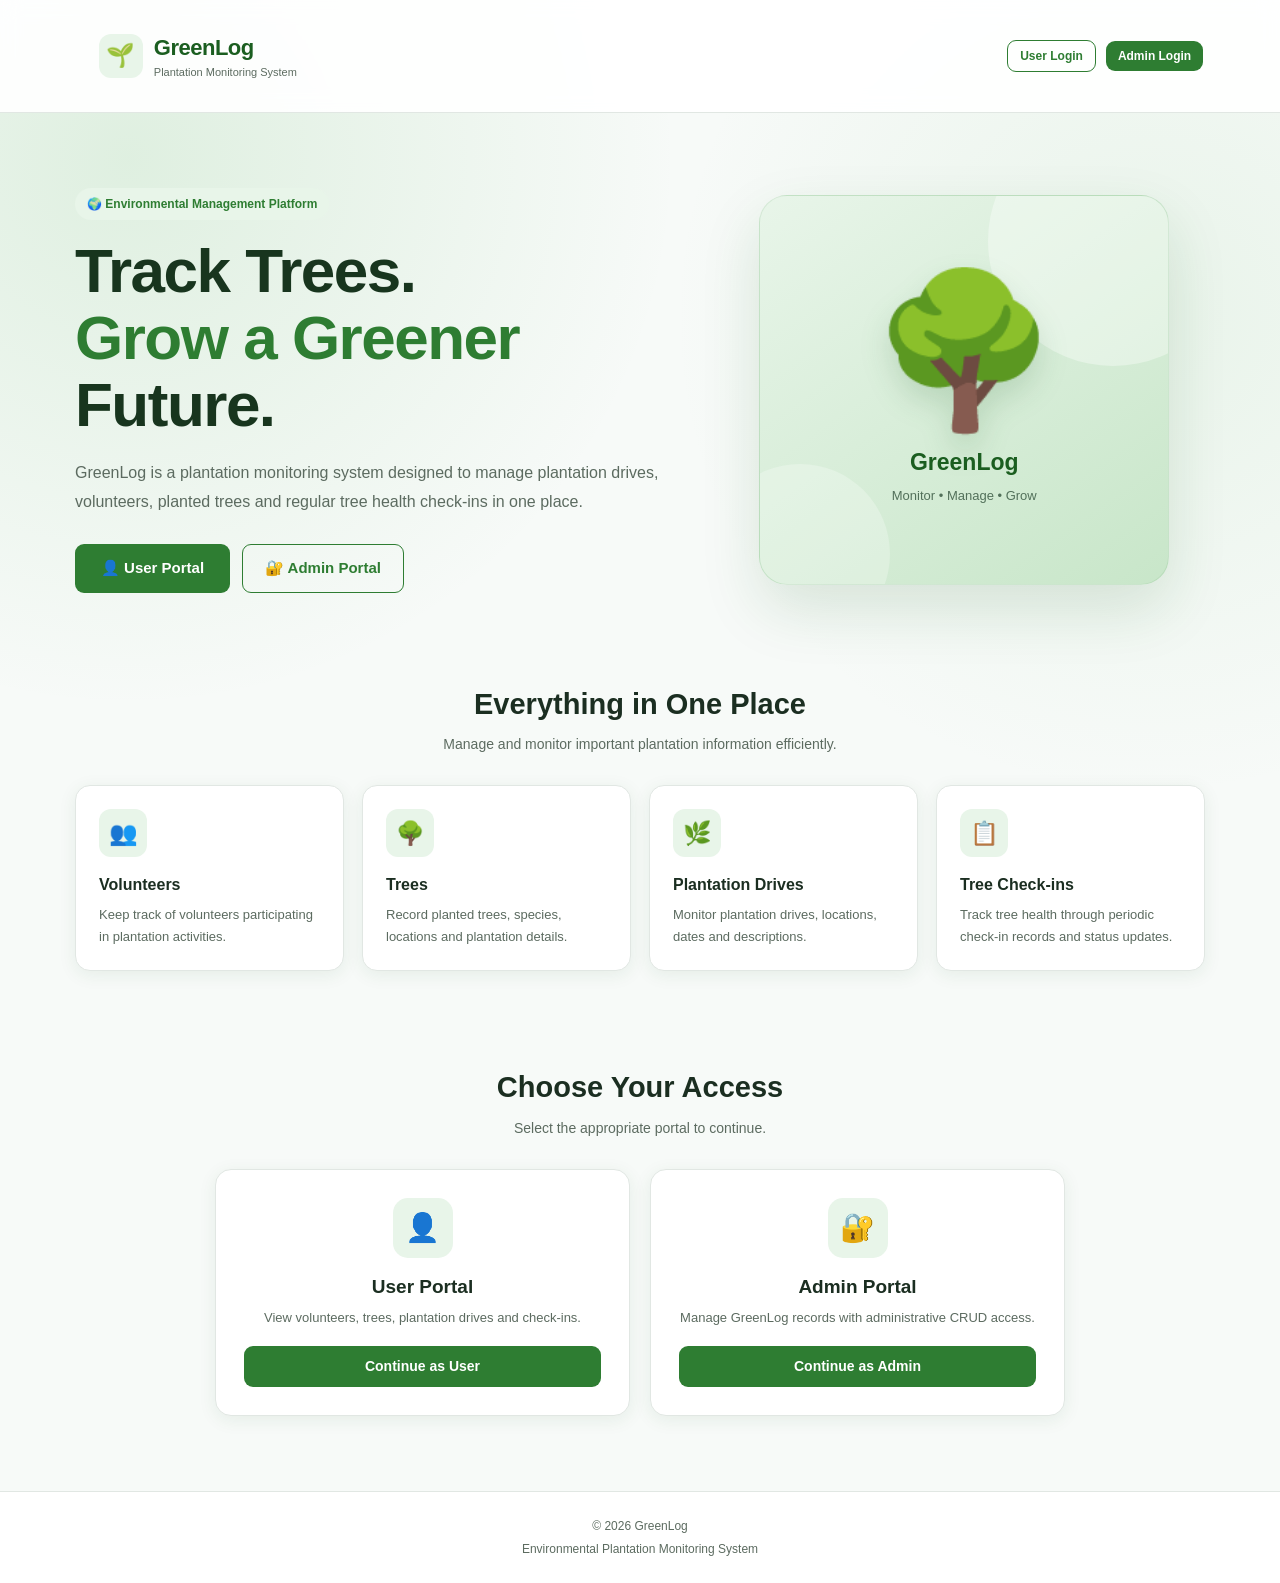
<file: src/main/resources/static/index.html>
<!DOCTYPE html>
<html lang="en">

<head>

    <meta charset="UTF-8">

    <meta
        name="viewport"
        content="width=device-width, initial-scale=1.0"
    >

    <meta
        name="description"
        content="GreenLog - Environmental Plantation Monitoring System"
    >

    <title>GreenLog - Plantation Monitoring System</title>

    <link
        rel="stylesheet"
        href="css/style.css"
    >

    <style>

        /* =====================================================
           LANDING PAGE SPECIFIC STYLES
           ===================================================== */

        .landing-page {
            min-height: 100vh;
            background:
                radial-gradient(
                    circle at 10% 10%,
                    rgba(76, 175, 80, 0.14),
                    transparent 30%
                ),
                radial-gradient(
                    circle at 90% 20%,
                    rgba(129, 199, 132, 0.12),
                    transparent 28%
                ),
                #f7faf8;
        }

        .landing-header {
            width: 100%;

            padding: 18px 6%;

            display: flex;
            align-items: center;
            justify-content: space-between;

            background: rgba(255,255,255,0.92);

            border-bottom: 1px solid var(--border);

            position: sticky;
            top: 0;
            z-index: 100;

            backdrop-filter: blur(10px);
        }

        .brand {
            display: flex;
            align-items: center;
            gap: 11px;
        }

        .brand-icon {
            width: 44px;
            height: 44px;

            border-radius: 12px;

            display: flex;
            align-items: center;
            justify-content: center;

            background: var(--primary-light);
            color: var(--primary);

            font-size: 23px;
        }

        .brand-name {
            font-size: 22px;
            font-weight: 800;
            color: var(--primary-dark);
        }

        .brand-tagline {
            font-size: 11px;
            color: var(--text-light);
        }

        .header-actions {
            display: flex;
            align-items: center;
            gap: 10px;
        }

        .hero {
            max-width: 1180px;

            margin: 0 auto;

            padding: 75px 25px 55px;

            display: grid;
            grid-template-columns: 1.1fr 0.9fr;

            align-items: center;

            gap: 60px;
        }

        .hero-content {
            max-width: 650px;
        }

        .hero-badge {
            display: inline-flex;
            align-items: center;
            gap: 7px;

            padding: 7px 12px;

            border-radius: 30px;

            background: var(--primary-light);
            color: var(--primary);

            font-size: 12px;
            font-weight: 700;

            margin-bottom: 18px;
        }

        .hero-title {
            font-size: clamp(38px, 5vw, 62px);

            line-height: 1.08;

            font-weight: 850;

            letter-spacing: -1.5px;

            color: #18351e;

            margin-bottom: 20px;
        }

        .hero-title span {
            color: var(--primary);
        }

        .hero-description {
            max-width: 600px;

            color: var(--text-light);

            font-size: 16px;

            line-height: 1.8;

            margin-bottom: 28px;
        }

        .hero-buttons {
            display: flex;
            flex-wrap: wrap;
            gap: 12px;
        }

        .hero-buttons .btn {
            min-width: 155px;
        }

        .hero-visual {
            display: flex;
            justify-content: center;
        }

        .nature-card {
            width: 100%;
            max-width: 410px;

            min-height: 390px;

            border-radius: 28px;

            background:
                linear-gradient(
                    145deg,
                    #e8f5e9,
                    #c8e6c9
                );

            border: 1px solid rgba(46,125,50,0.10);

            box-shadow:
                0 25px 60px
                rgba(27,94,32,0.13);

            display: flex;
            align-items: center;
            justify-content: center;

            position: relative;

            overflow: hidden;
        }

        .nature-card::before {
            content: "";

            position: absolute;

            width: 250px;
            height: 250px;

            border-radius: 50%;

            background: rgba(255,255,255,0.35);

            top: -80px;
            right: -70px;
        }

        .nature-card::after {
            content: "";

            position: absolute;

            width: 180px;
            height: 180px;

            border-radius: 50%;

            background: rgba(255,255,255,0.25);

            bottom: -60px;
            left: -50px;
        }

        .tree-illustration {
            position: relative;
            z-index: 1;

            text-align: center;
        }

        .tree-emoji {
            font-size: 150px;

            line-height: 1;

            filter:
                drop-shadow(
                    0 15px 15px
                    rgba(27,94,32,0.16)
                );
        }

        .nature-card-title {
            margin-top: 20px;

            font-size: 23px;

            font-weight: 800;

            color: var(--primary-dark);
        }

        .nature-card-text {
            margin-top: 7px;

            color: #52705a;

            font-size: 13px;
        }

        .features {
            max-width: 1180px;

            margin: 0 auto;

            padding: 35px 25px 75px;
        }

        .section-heading {
            text-align: center;

            margin-bottom: 30px;
        }

        .section-heading h2 {
            font-size: 29px;

            font-weight: 800;

            margin-bottom: 8px;
        }

        .section-heading p {
            color: var(--text-light);

            font-size: 14px;
        }

        .feature-grid {
            display: grid;

            grid-template-columns:
                repeat(4, 1fr);

            gap: 18px;
        }

        .feature-card {
            background: white;

            border: 1px solid var(--border);

            border-radius: 15px;

            padding: 23px;

            box-shadow: var(--shadow);

            transition: var(--transition);
        }

        .feature-card:hover {
            transform: translateY(-4px);

            box-shadow:
                0 10px 28px
                rgba(27,94,32,0.11);
        }

        .feature-icon {
            width: 48px;
            height: 48px;

            border-radius: 12px;

            display: flex;
            align-items: center;
            justify-content: center;

            background: var(--primary-light);

            font-size: 23px;

            margin-bottom: 16px;
        }

        .feature-card h3 {
            font-size: 16px;

            margin-bottom: 7px;
        }

        .feature-card p {
            color: var(--text-light);

            font-size: 13px;

            line-height: 1.65;
        }

        .login-section {
            max-width: 900px;

            margin: 0 auto;

            padding: 20px 25px 75px;
        }

        .login-choice {
            display: grid;

            grid-template-columns:
                repeat(2, 1fr);

            gap: 20px;
        }

        .login-option {
            background: white;

            border: 1px solid var(--border);

            border-radius: 16px;

            padding: 28px;

            text-align: center;

            box-shadow: var(--shadow);
        }

        .login-option-icon {
            width: 60px;
            height: 60px;

            margin: 0 auto 15px;

            border-radius: 15px;

            display: flex;
            align-items: center;
            justify-content: center;

            background: var(--primary-light);

            font-size: 28px;
        }

        .login-option h3 {
            font-size: 19px;

            margin-bottom: 7px;
        }

        .login-option p {
            color: var(--text-light);

            font-size: 13px;

            margin-bottom: 18px;
        }

        .landing-footer {
            padding: 25px;

            text-align: center;

            border-top: 1px solid var(--border);

            color: var(--text-light);

            font-size: 12px;

            background: white;
        }

        /* =====================================================
           RESPONSIVE
           ===================================================== */

        @media (max-width: 900px) {

            .hero {
                grid-template-columns: 1fr;

                text-align: center;

                gap: 35px;
            }

            .hero-content {
                margin: 0 auto;
            }

            .hero-description {
                margin-left: auto;
                margin-right: auto;
            }

            .hero-buttons {
                justify-content: center;
            }

            .feature-grid {
                grid-template-columns:
                    repeat(2, 1fr);
            }

        }

        @media (max-width: 600px) {

            .landing-header {
                padding: 14px 18px;
            }

            .brand-tagline {
                display: none;
            }

            .header-actions {
                display: none;
            }

            .hero {
                padding:
                    50px 18px
                    35px;
            }

            .hero-title {
                font-size: 39px;
            }

            .hero-description {
                font-size: 14px;
            }

            .nature-card {
                min-height: 300px;
            }

            .tree-emoji {
                font-size: 110px;
            }

            .feature-grid,
            .login-choice {
                grid-template-columns: 1fr;
            }

            .features,
            .login-section {
                padding-left: 18px;
                padding-right: 18px;
            }

            .hero-buttons .btn {
                width: 100%;
            }

        }

    </style>

</head>


<body class="landing-page">


<!-- =====================================================
     HEADER
     ===================================================== -->

<header class="landing-header">

    <a
        href="index.html"
        class="brand"
    >

        <div class="brand-icon">
            🌱
        </div>

        <div>

            <div class="brand-name">
                GreenLog
            </div>

            <div class="brand-tagline">
                Plantation Monitoring System
            </div>

        </div>

    </a>


    <div class="header-actions">

        <a
            href="login/user-login.html"
            class="btn btn-outline btn-sm"
        >
            User Login
        </a>

        <a
            href="login/admin-login.html"
            class="btn btn-primary btn-sm"
        >
            Admin Login
        </a>

    </div>

</header>


<!-- =====================================================
     HERO
     ===================================================== -->

<section class="hero">


    <div class="hero-content">

        <div class="hero-badge">
            🌍 Environmental Management Platform
        </div>


        <h1 class="hero-title">

            Track Trees.
            <br>

            <span>Grow a Greener</span>
            Future.

        </h1>


        <p class="hero-description">

            GreenLog is a plantation monitoring system
            designed to manage plantation drives,
            volunteers, planted trees and regular
            tree health check-ins in one place.

        </p>


        <div class="hero-buttons">

            <a
                href="login/user-login.html"
                class="btn btn-primary btn-lg"
            >
                👤 User Portal
            </a>

            <a
                href="login/admin-login.html"
                class="btn btn-outline btn-lg"
            >
                🔐 Admin Portal
            </a>

        </div>

    </div>


    <!-- VISUAL -->

    <div class="hero-visual">

        <div class="nature-card">

            <div class="tree-illustration">

                <div class="tree-emoji">
                    🌳
                </div>

                <div class="nature-card-title">
                    GreenLog
                </div>

                <div class="nature-card-text">
                    Monitor • Manage • Grow
                </div>

            </div>

        </div>

    </div>

</section>


<!-- =====================================================
     FEATURES
     ===================================================== -->

<section class="features">

    <div class="section-heading">

        <h2>
            Everything in One Place
        </h2>

        <p>
            Manage and monitor important plantation
            information efficiently.
        </p>

    </div>


    <div class="feature-grid">


        <!-- Volunteers -->

        <div class="feature-card">

            <div class="feature-icon">
                👥
            </div>

            <h3>
                Volunteers
            </h3>

            <p>
                Keep track of volunteers participating
                in plantation activities.
            </p>

        </div>


        <!-- Trees -->

        <div class="feature-card">

            <div class="feature-icon">
                🌳
            </div>

            <h3>
                Trees
            </h3>

            <p>
                Record planted trees, species,
                locations and plantation details.
            </p>

        </div>


        <!-- Drives -->

        <div class="feature-card">

            <div class="feature-icon">
                🌿
            </div>

            <h3>
                Plantation Drives
            </h3>

            <p>
                Monitor plantation drives,
                locations, dates and descriptions.
            </p>

        </div>


        <!-- Check-ins -->

        <div class="feature-card">

            <div class="feature-icon">
                📋
            </div>

            <h3>
                Tree Check-ins
            </h3>

            <p>
                Track tree health through periodic
                check-in records and status updates.
            </p>

        </div>

    </div>

</section>


<!-- =====================================================
     LOGIN OPTIONS
     ===================================================== -->

<section class="login-section">

    <div class="section-heading">

        <h2>
            Choose Your Access
        </h2>

        <p>
            Select the appropriate portal to continue.
        </p>

    </div>


    <div class="login-choice">


        <!-- USER -->

        <div class="login-option">

            <div class="login-option-icon">
                👤
            </div>

            <h3>
                User Portal
            </h3>

            <p>
                View volunteers, trees,
                plantation drives and check-ins.
            </p>

            <a
                href="login/user-login.html"
                class="btn btn-primary btn-block"
            >
                Continue as User
            </a>

        </div>


        <!-- ADMIN -->

        <div class="login-option">

            <div class="login-option-icon">
                🔐
            </div>

            <h3>
                Admin Portal
            </h3>

            <p>
                Manage GreenLog records with
                administrative CRUD access.
            </p>

            <a
                href="login/admin-login.html"
                class="btn btn-primary btn-block"
            >
                Continue as Admin
            </a>

        </div>

    </div>

</section>


<!-- =====================================================
     FOOTER
     ===================================================== -->

<footer class="landing-footer">

    <div>
        © 2026 GreenLog
    </div>

    <div style="margin-top:5px">
        Environmental Plantation Monitoring System
    </div>

</footer>


</body>

</html>
</file>
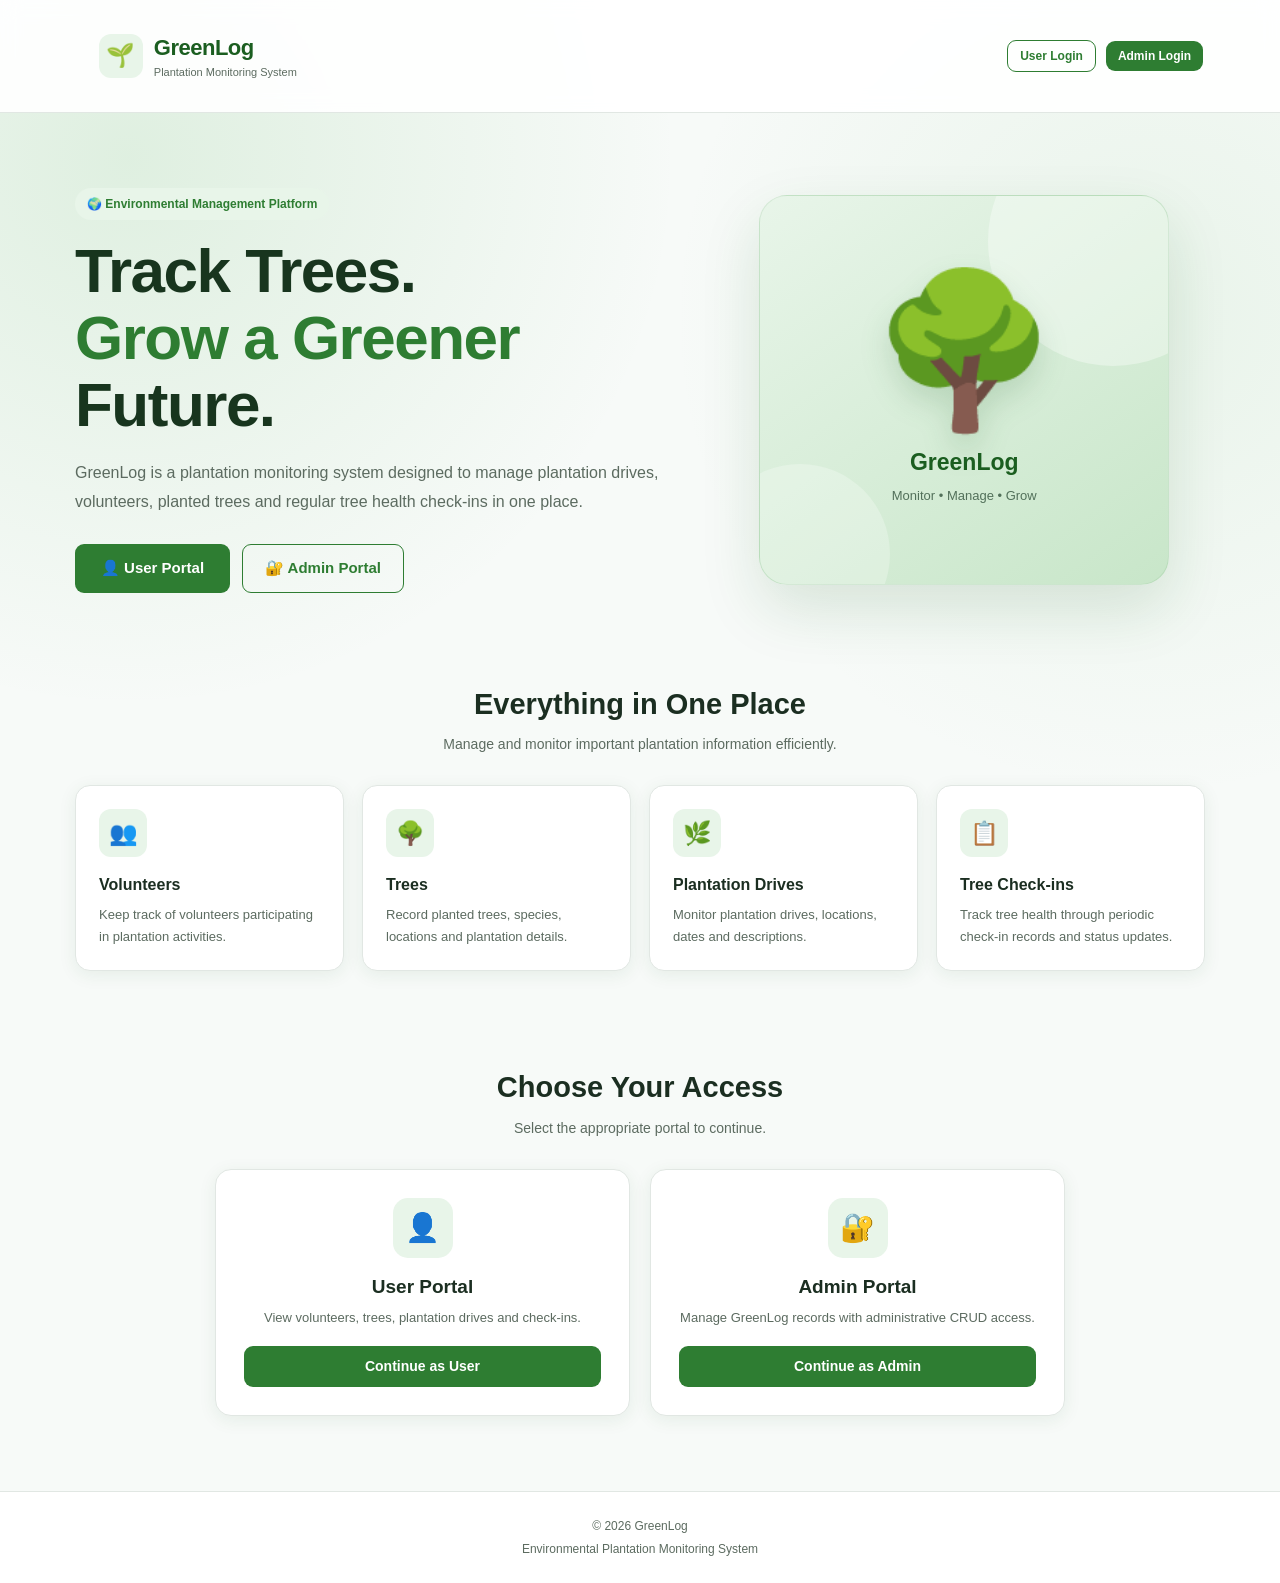
<file: src/main/resources/static/admin/checkins.html>
<!DOCTYPE html>
<html lang="en">
<head>
    <meta charset="UTF-8">
    <meta name="viewport" content="width=device-width, initial-scale=1.0">
    <title>GreenLog | Admin - Check-ins</title>
    <link rel="stylesheet" href="../css/style.css">
</head>
<body>

<div class="app-layout">

    <!-- ================= SIDEBAR ================= -->
    <aside class="sidebar">
        <div class="sidebar-logo">
            <div class="sidebar-logo-icon">🌱</div>
            <div class="sidebar-logo-text">GreenLog</div>
        </div>

        <nav class="sidebar-nav">
            <div class="nav-section-title">Main Menu</div>
            <a href="dashboard.html" class="nav-link">
                <span class="nav-icon">📊</span>
                Dashboard
            </a>
            <a href="volunteers.html" class="nav-link">
                <span class="nav-icon">👥</span>
                Volunteers
            </a>
            <a href="trees.html" class="nav-link">
                <span class="nav-icon">🌳</span>
                Trees
            </a>
            <a href="drives.html" class="nav-link">
                <span class="nav-icon">🌿</span>
                Plantation Drives
            </a>
            <a href="checkins.html" class="nav-link active">
                <span class="nav-icon">📋</span>
                Check-ins
            </a>
        </nav>

        <div class="sidebar-footer">
            <button class="logout-btn" data-logout>
                🚪 Logout
            </button>
        </div>
    </aside>

    <!-- ================= MAIN CONTENT ================= -->
    <main class="main-content">

        <!-- TOPBAR -->
        <header class="topbar">
            <div>
                <div class="page-title">Tree Check-ins</div>
                <div class="page-subtitle">Track tree health, status updates and periodic check-ins</div>
            </div>
            <div class="topbar-right">
                <div class="user-profile">
                    <div class="avatar">A</div>
                    <div>
                        <strong data-user-name>Administrator</strong>
                        <div class="text-muted" style="font-size:12px;" data-user-role>Admin</div>
                    </div>
                </div>
                <div class="admin-badge">🛡️ Admin</div>
            </div>
        </header>

        <!-- CONTENT -->
        <section class="content">

            <div class="page-head">
                <div>
                    <h2>Check-in Log Management</h2>
                    <p>Record health check-ins for planted trees and remove obsolete check-in records.</p>
                </div>
                <button class="btn btn-primary" onclick="openAddModal()">
                    + Add Check-in
                </button>
            </div>

            <!-- TOOLBAR & SEARCH -->
            <div class="page-toolbar">
                <div class="toolbar-left">
                    <div class="search-box">
                        <span class="search-icon">🔍</span>
                        <input type="text" id="searchInput" placeholder="Search by status, notes or tree ID...">
                    </div>
                </div>
                <div class="toolbar-right">
                    <span class="badge badge-info" id="checkinCountBadge">0 Check-ins</span>
                </div>
            </div>

            <!-- TABLE CARD -->
            <div class="card">
                <div class="table-wrapper">
                    <table>
                        <thead>
                            <tr>
                                <th>ID</th>
                                <th>Tree</th>
                                <th>Check-in Date</th>
                                <th>Status</th>
                                <th>Notes</th>
                                <th style="text-align: right;">Actions</th>
                            </tr>
                        </thead>
                        <tbody id="checkinsTbody">
                            <tr>
                                <td colspan="6">
                                    <div class="loading">
                                        <div class="spinner"></div> Loading check-ins...
                                    </div>
                                </td>
                            </tr>
                        </tbody>
                    </table>
                </div>
            </div>

        </section>
    </main>
</div>

<!-- ================= MODAL: ADD CHECK-IN ================= -->
<div class="modal" id="checkinModal">
    <div class="modal-box">
        <h2>Add Tree Check-in</h2>
        <form id="checkinForm">
            <div class="form-group">
                <label for="checkinTreeId">Select Tree *</label>
                <select id="checkinTreeId" required>
                    <option value="">Select Tree...</option>
                </select>
            </div>

            <div class="form-group">
                <label for="checkinDate">Check-in Date *</label>
                <input type="date" id="checkinDate" required>
            </div>

            <div class="form-group">
                <label for="checkinStatus">Tree Health Status *</label>
                <select id="checkinStatus" required>
                    <option value="ALIVE">ALIVE</option>
                    <option value="DEAD">DEAD</option>
                </select>
            </div>

            <div class="form-group">
                <label for="checkinNotes">Notes / Observations</label>
                <textarea id="checkinNotes" placeholder="Describe tree health, height, leaves condition, etc..."></textarea>
            </div>

            <div class="modal-actions">
                <button type="button" class="btn btn-secondary" onclick="closeModal('checkinModal')">
                    Cancel
                </button>
                <button type="submit" class="btn btn-primary" id="saveCheckinBtn">
                    Save Check-in
                </button>
            </div>
        </form>
    </div>
</div>

<script src="../js/core.js"></script>
<script>
    A.guard("admin");

    let allCheckins = [];

    async function loadCheckins() {
        try {
            const data = await api("/api/checkins");
            allCheckins = Array.isArray(data) ? data : [];
            renderCheckins(allCheckins);
        } catch (error) {
            console.error("Error loading checkins:", error);
            document.getElementById("checkinsTbody").innerHTML = `
                <tr>
                    <td colspan="6">
                        <div class="empty-state text-danger">
                            <div class="empty-state-icon">⚠️</div>
                            <div class="empty-state-title">Unable to load check-ins</div>
                            <div style="font-size:13px;">${esc(error.message || "Please check backend connection.")}</div>
                        </div>
                    </td>
                </tr>
            `;
        }
    }

    function renderCheckins(checkins) {
        const tbody = document.getElementById("checkinsTbody");
        const countBadge = document.getElementById("checkinCountBadge");

        countBadge.textContent = `${checkins.length} Check-in${checkins.length === 1 ? '' : 's'}`;

        if (checkins.length === 0) {
            tbody.innerHTML = `
                <tr>
                    <td colspan="6">
                        <div class="empty-state">
                            <div class="empty-state-icon">📋</div>
                            <div class="empty-state-title">No check-in records found</div>
                        </div>
                    </td>
                </tr>
            `;
            return;
        }

        tbody.innerHTML = checkins.map(c => {
            const tId = c.tree?.id ?? c.treeId ?? "-";
            const species = c.tree?.species ? ` (${c.tree.species})` : "";
            const dateStr = date(c.checkInDate || c.check_in_date);

            return `
                <tr>
                    <td>#${esc(c.id)}</td>
                    <td><strong>Tree #${esc(tId)}</strong>${esc(species)}</td>
                    <td>${dateStr}</td>
                    <td>${statusBadge(c.status)}</td>
                    <td>${esc(c.notes || "-")}</td>
                    <td>
                        <div class="table-actions" style="justify-content: flex-end;">
                            <button class="btn btn-danger btn-sm" onclick="deleteCheckin(${c.id})">
                                🗑 Delete
                            </button>
                        </div>
                    </td>
                </tr>
            `;
        }).join("");
    }

    document.getElementById("searchInput").addEventListener("input", function() {
        const query = this.value.trim().toLowerCase();
        const filtered = allCheckins.filter(c => {
            const tId = c.tree?.id ?? c.treeId ?? "";
            const species = c.tree?.species || "";
            return (
                String(c.status || "").toLowerCase().includes(query) ||
                String(c.notes || "").toLowerCase().includes(query) ||
                String(tId).toLowerCase().includes(query) ||
                String(species).toLowerCase().includes(query) ||
                String(c.id || "").includes(query)
            );
        });
        renderCheckins(filtered);
    });

    async function loadTreeOptions() {
        try {
            const trees = await api("/api/trees");
            const select = document.getElementById("checkinTreeId");
            select.innerHTML = '<option value="">Select Tree...</option>' +
                (Array.isArray(trees) ? trees : []).map(t =>
                    `<option value="${t.id}">Tree #${t.id} - ${esc(t.species)} (${esc(t.location)})</option>`
                ).join("");
        } catch (error) {
            console.error("Error loading trees for checkin form:", error);
            toast("Unable to load trees for dropdown selection.", "warning");
        }
    }

    async function openAddModal() {
        document.getElementById("checkinDate").value = dateInput(new Date());
        document.getElementById("checkinStatus").value = "ALIVE";
        document.getElementById("checkinNotes").value = "";

        await loadTreeOptions();
        openModal("checkinModal");
    }

    document.getElementById("checkinForm").addEventListener("submit", async function(e) {
        e.preventDefault();
        const treeId = document.getElementById("checkinTreeId").value;
        const checkInDate = document.getElementById("checkinDate").value;
        const status = document.getElementById("checkinStatus").value;
        const notes = document.getElementById("checkinNotes").value.trim();

        if (!treeId || !checkInDate || !status) {
            toast("Tree, check-in date and status are required.", "warning");
            return;
        }

        const payload = {
            tree: { id: Number(treeId) },
            checkInDate,
            status,
            notes
        };

        const saveBtn = document.getElementById("saveCheckinBtn");
        saveBtn.disabled = true;

        try {
            await api("/api/checkins", {
                method: "POST",
                body: JSON.stringify(payload)
            });
            toast("Check-in saved successfully", "success");
            closeModal("checkinModal");
            await loadCheckins();
        } catch (error) {
            showError(error);
        } finally {
            saveBtn.disabled = false;
        }
    });

    async function deleteCheckin(id) {
        if (!confirmAction("Are you sure you want to delete this check-in record?")) {
            return;
        }

        try {
            await api("/api/checkins/" + id, { method: "DELETE" });
            toast("Check-in deleted successfully", "success");
            await loadCheckins();
        } catch (error) {
            showError(error);
        }
    }

    document.addEventListener("DOMContentLoaded", loadCheckins);
</script>

</body>
</html>
</file>
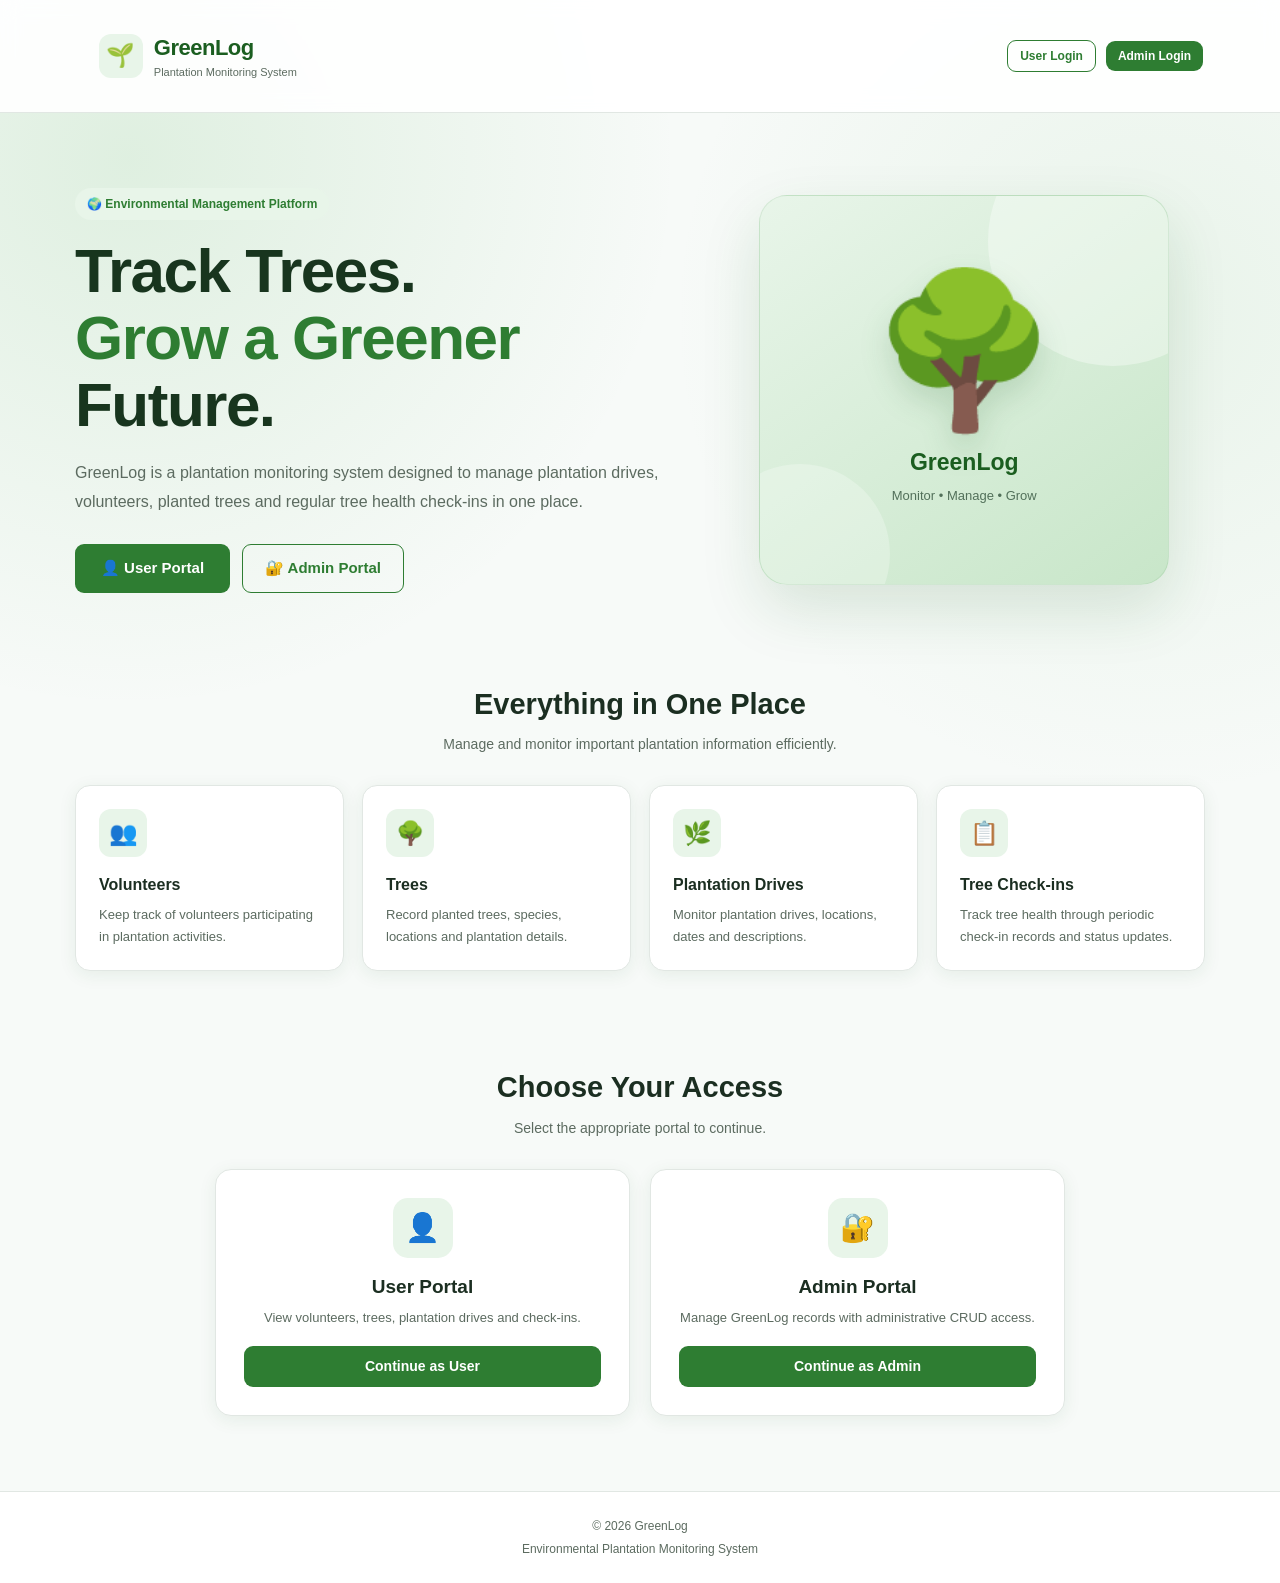
<file: src/main/resources/static/admin/dashboard.html>
<!DOCTYPE html>
<html lang="en">
<head>
    <meta charset="UTF-8">
    <meta name="viewport" content="width=device-width, initial-scale=1.0">
    <title>GreenLog | Admin Dashboard</title>
    <link rel="stylesheet" href="../css/style.css">
</head>
<body>

<div class="app-layout">

    <!-- ================= SIDEBAR ================= -->
    <aside class="sidebar">
        <div class="sidebar-logo">
            <div class="sidebar-logo-icon">🌱</div>
            <div class="sidebar-logo-text">GreenLog</div>
        </div>

        <nav class="sidebar-nav">
            <div class="nav-section-title">Main Menu</div>
            <a href="dashboard.html" class="nav-link active">
                <span class="nav-icon">📊</span>
                Dashboard
            </a>
            <a href="volunteers.html" class="nav-link">
                <span class="nav-icon">👥</span>
                Volunteers
            </a>
            <a href="trees.html" class="nav-link">
                <span class="nav-icon">🌳</span>
                Trees
            </a>
            <a href="drives.html" class="nav-link">
                <span class="nav-icon">🌿</span>
                Plantation Drives
            </a>
            <a href="checkins.html" class="nav-link">
                <span class="nav-icon">📋</span>
                Check-ins
            </a>
        </nav>

        <div class="sidebar-footer">
            <button class="logout-btn" data-logout>
                🚪 Logout
            </button>
        </div>
    </aside>

    <!-- ================= MAIN CONTENT ================= -->
    <main class="main-content">

        <!-- TOPBAR -->
        <header class="topbar">
            <div>
                <div class="page-title">Admin Dashboard</div>
                <div class="page-subtitle">Welcome back, Administrator 👋</div>
            </div>
            <div class="topbar-right">
                <div class="user-profile">
                    <div class="avatar">A</div>
                    <div>
                        <strong data-user-name>Administrator</strong>
                        <div class="text-muted" style="font-size:12px;" data-user-role>Admin</div>
                    </div>
                </div>
                <div class="admin-badge">🛡️ Administrator</div>
            </div>
        </header>

        <!-- CONTENT -->
        <section class="content">

            <!-- STATISTIC CARDS -->
            <div class="stats-grid">
                <div class="stat-card">
                    <div class="stat-card-header">
                        <div>
                            <div class="stat-label">Total Volunteers</div>
                            <div class="stat-value" id="volunteerCount">...</div>
                        </div>
                        <div class="stat-icon">👥</div>
                    </div>
                </div>

                <div class="stat-card">
                    <div class="stat-card-header">
                        <div>
                            <div class="stat-label">Total Trees</div>
                            <div class="stat-value" id="treeCount">...</div>
                        </div>
                        <div class="stat-icon">🌳</div>
                    </div>
                </div>

                <div class="stat-card">
                    <div class="stat-card-header">
                        <div>
                            <div class="stat-label">Plantation Drives</div>
                            <div class="stat-value" id="driveCount">...</div>
                        </div>
                        <div class="stat-icon">🌿</div>
                    </div>
                </div>

                <div class="stat-card">
                    <div class="stat-card-header">
                        <div>
                            <div class="stat-label">Total Check-ins</div>
                            <div class="stat-value" id="checkinCount">...</div>
                        </div>
                        <div class="stat-icon">📋</div>
                    </div>
                </div>
            </div>

            <!-- QUICK ACTIONS -->
            <div class="page-head mt-4">
                <div>
                    <h2>Quick Management</h2>
                    <p>Manage environmental data across the GreenLog platform</p>
                </div>
            </div>

            <div class="grid-4 mb-4">
                <a href="volunteers.html" class="card" style="padding: 20px; text-decoration: none;">
                    <div class="stat-icon mb-3">👥</div>
                    <div class="fw-bold mb-1">Volunteers</div>
                    <div class="text-light" style="font-size: 13px;">Manage volunteer profiles and contact details.</div>
                </a>

                <a href="trees.html" class="card" style="padding: 20px; text-decoration: none;">
                    <div class="stat-icon mb-3">🌳</div>
                    <div class="fw-bold mb-1">Trees</div>
                    <div class="text-light" style="font-size: 13px;">Monitor planted tree species, dates and locations.</div>
                </a>

                <a href="drives.html" class="card" style="padding: 20px; text-decoration: none;">
                    <div class="stat-icon mb-3">🌿</div>
                    <div class="fw-bold mb-1">Plantation Drives</div>
                    <div class="text-light" style="font-size: 13px;">Organize drives and review survival statistics.</div>
                </a>

                <a href="checkins.html" class="card" style="padding: 20px; text-decoration: none;">
                    <div class="stat-icon mb-3">📋</div>
                    <div class="fw-bold mb-1">Check-ins</div>
                    <div class="text-light" style="font-size: 13px;">Record health evaluations and status updates.</div>
                </a>
            </div>

            <!-- RECENT CHECK-INS TABLE -->
            <div class="card">
                <div class="card-header">
                    <div class="card-title">Recent Check-ins</div>
                    <a href="checkins.html" class="btn btn-outline btn-sm">View All →</a>
                </div>
                <div class="table-wrapper">
                    <table>
                        <thead>
                            <tr>
                                <th>ID</th>
                                <th>Tree ID</th>
                                <th>Check-in Date</th>
                                <th>Status</th>
                                <th>Notes</th>
                            </tr>
                        </thead>
                        <tbody id="recentCheckins">
                            <tr>
                                <td colspan="5">
                                    <div class="loading">
                                        <div class="spinner"></div> Loading dashboard data...
                                    </div>
                                </td>
                            </tr>
                        </tbody>
                    </table>
                </div>
            </div>

        </section>
    </main>
</div>

<script src="../js/core.js"></script>
<script>
    A.guard("admin");

    async function loadDashboard() {
        try {
            const [volunteers, trees, drives, checkins] = await Promise.all([
                api("/api/volunteers"),
                api("/api/trees"),
                api("/api/drives"),
                api("/api/checkins")
            ]);

            document.getElementById("volunteerCount").textContent = number(volunteers?.length || 0);
            document.getElementById("treeCount").textContent = number(trees?.length || 0);
            document.getElementById("driveCount").textContent = number(drives?.length || 0);
            document.getElementById("checkinCount").textContent = number(checkins?.length || 0);

            const tbody = document.getElementById("recentCheckins");
            const checkinList = Array.isArray(checkins) ? checkins : [];

            if (checkinList.length === 0) {
                tbody.innerHTML = `
                    <tr>
                        <td colspan="5">
                            <div class="empty-state">
                                <div class="empty-state-icon">📋</div>
                                <div class="empty-state-title">No check-ins recorded yet</div>
                            </div>
                        </td>
                    </tr>
                `;
                return;
            }

            const recent = [...checkinList]
                .sort((a, b) => new Date(b.checkInDate || b.check_in_date || 0) - new Date(a.checkInDate || a.check_in_date || 0))
                .slice(0, 5);

            tbody.innerHTML = recent.map(item => `
                <tr>
                    <td>#${esc(item.id)}</td>
                    <td>Tree #${esc(item.tree?.id ?? item.treeId ?? "-")}</td>
                    <td>${date(item.checkInDate ?? item.check_in_date)}</td>
                    <td>${statusBadge(item.status)}</td>
                    <td>${esc(item.notes || "-")}</td>
                </tr>
            `).join("");

        } catch (error) {
            console.error("Dashboard loading error:", error);
            document.getElementById("recentCheckins").innerHTML = `
                <tr>
                    <td colspan="5">
                        <div class="empty-state text-danger">
                            <div class="empty-state-icon">⚠️</div>
                            <div class="empty-state-title">Unable to load dashboard data</div>
                            <div style="font-size: 13px;">${esc(error.message || "Please try again later.")}</div>
                        </div>
                    </td>
                </tr>
            `;
        }
    }

    document.addEventListener("DOMContentLoaded", loadDashboard);
</script>

</body>
</html>
</file>
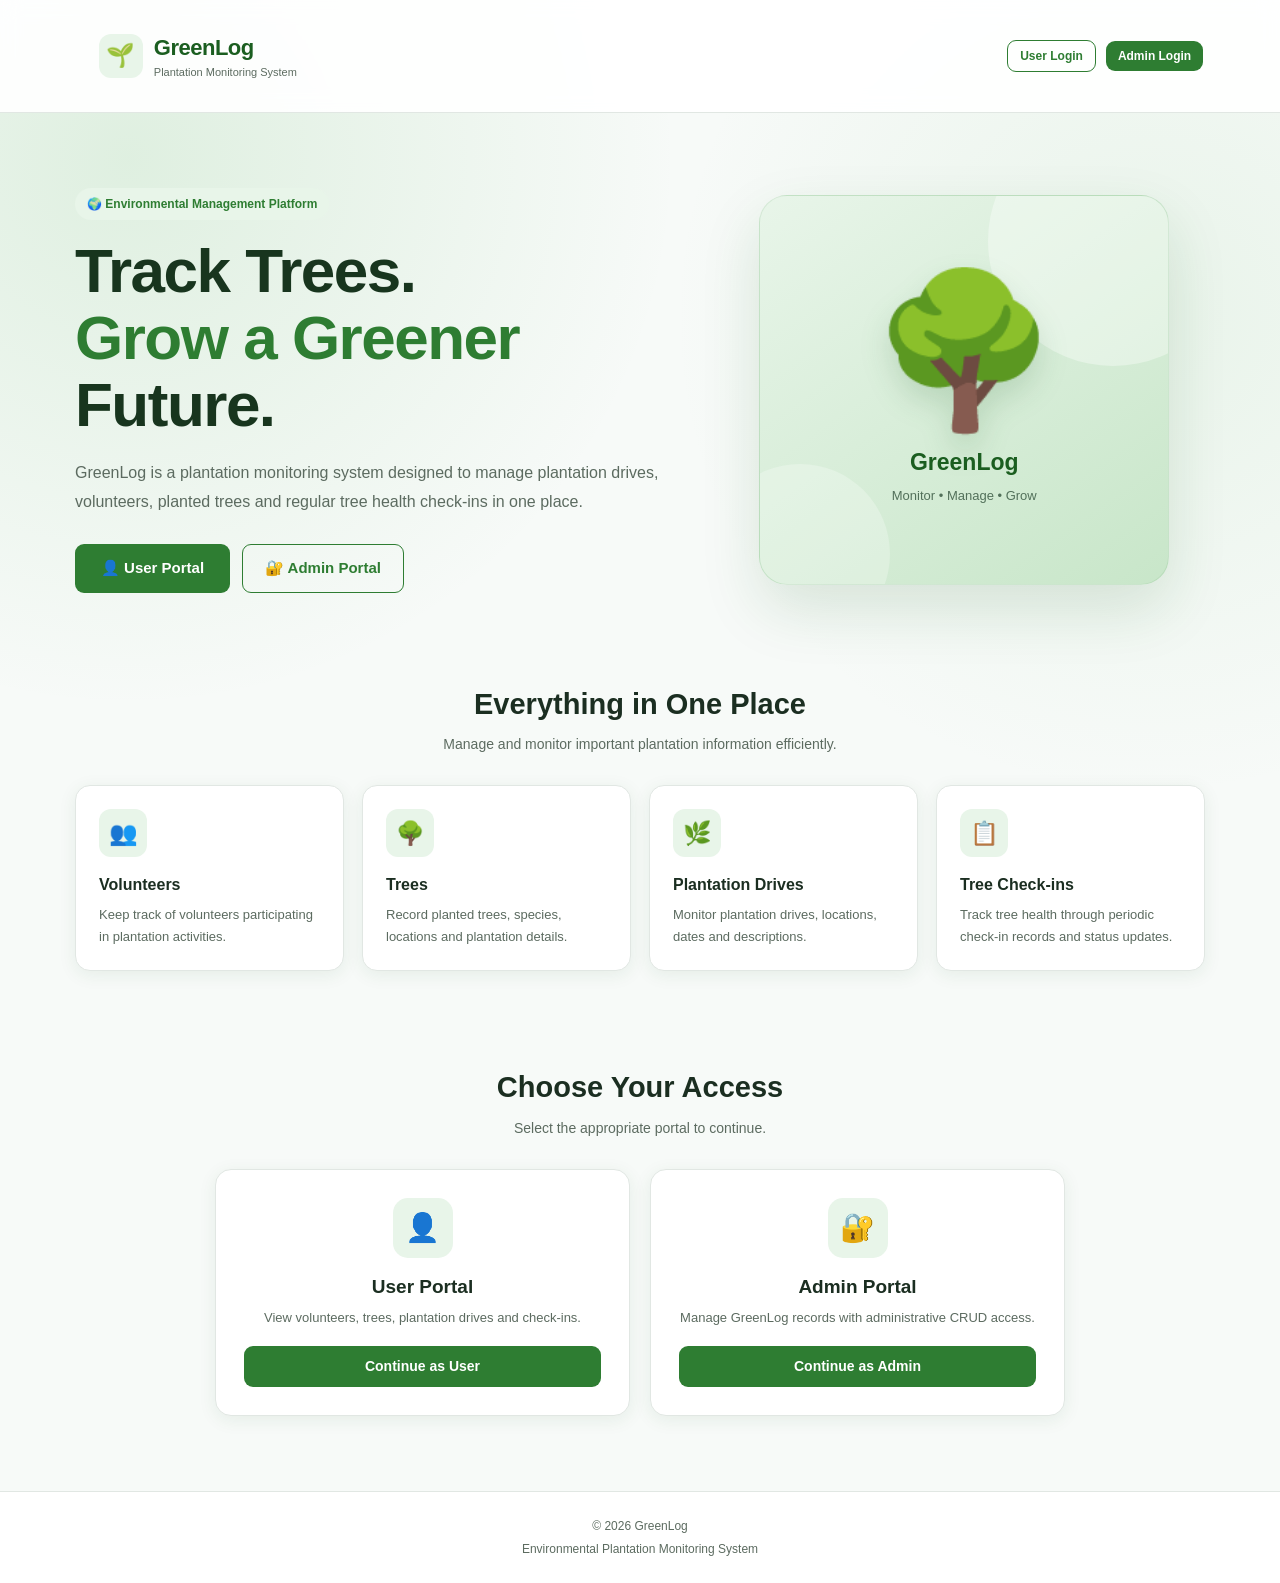
<file: src/main/resources/static/admin/drives.html>
<!DOCTYPE html>
<html lang="en">
<head>
    <meta charset="UTF-8">
    <meta name="viewport" content="width=device-width, initial-scale=1.0">
    <title>GreenLog | Admin - Plantation Drives</title>
    <link rel="stylesheet" href="../css/style.css">
</head>
<body>

<div class="app-layout">

    <!-- ================= SIDEBAR ================= -->
    <aside class="sidebar">
        <div class="sidebar-logo">
            <div class="sidebar-logo-icon">🌱</div>
            <div class="sidebar-logo-text">GreenLog</div>
        </div>

        <nav class="sidebar-nav">
            <div class="nav-section-title">Main Menu</div>
            <a href="dashboard.html" class="nav-link">
                <span class="nav-icon">📊</span>
                Dashboard
            </a>
            <a href="volunteers.html" class="nav-link">
                <span class="nav-icon">👥</span>
                Volunteers
            </a>
            <a href="trees.html" class="nav-link">
                <span class="nav-icon">🌳</span>
                Trees
            </a>
            <a href="drives.html" class="nav-link active">
                <span class="nav-icon">🌿</span>
                Plantation Drives
            </a>
            <a href="checkins.html" class="nav-link">
                <span class="nav-icon">📋</span>
                Check-ins
            </a>
        </nav>

        <div class="sidebar-footer">
            <button class="logout-btn" data-logout>
                🚪 Logout
            </button>
        </div>
    </aside>

    <!-- ================= MAIN CONTENT ================= -->
    <main class="main-content">

        <!-- TOPBAR -->
        <header class="topbar">
            <div>
                <div class="page-title">Plantation Drives</div>
                <div class="page-subtitle">Organize, monitor and analyze plantation drives</div>
            </div>
            <div class="topbar-right">
                <div class="user-profile">
                    <div class="avatar">A</div>
                    <div>
                        <strong data-user-name>Administrator</strong>
                        <div class="text-muted" style="font-size:12px;" data-user-role>Admin</div>
                    </div>
                </div>
                <div class="admin-badge">🛡️ Admin</div>
            </div>
        </header>

        <!-- CONTENT -->
        <section class="content">

            <div class="page-head">
                <div>
                    <h2>Drive Management</h2>
                    <p>Schedule plantation drives, view tree survival metrics and update event records.</p>
                </div>
                <button class="btn btn-primary" onclick="openAddModal()">
                    + Add Drive
                </button>
            </div>

            <!-- TOOLBAR & SEARCH -->
            <div class="page-toolbar">
                <div class="toolbar-left">
                    <div class="search-box">
                        <span class="search-icon">🔍</span>
                        <input type="text" id="searchInput" placeholder="Search by drive name or location...">
                    </div>
                </div>
                <div class="toolbar-right">
                    <span class="badge badge-success" id="driveCountBadge">0 Drives</span>
                </div>
            </div>

            <!-- TABLE CARD -->
            <div class="card">
                <div class="table-wrapper">
                    <table>
                        <thead>
                            <tr>
                                <th>ID</th>
                                <th>Drive Name</th>
                                <th>Location</th>
                                <th>Event Date</th>
                                <th>Description</th>
                                <th style="text-align: right;">Actions</th>
                            </tr>
                        </thead>
                        <tbody id="drivesTbody">
                            <tr>
                                <td colspan="6">
                                    <div class="loading">
                                        <div class="spinner"></div> Loading plantation drives...
                                    </div>
                                </td>
                            </tr>
                        </tbody>
                    </table>
                </div>
            </div>

        </section>
    </main>
</div>

<!-- ================= MODAL: ADD/EDIT DRIVE ================= -->
<div class="modal" id="driveModal">
    <div class="modal-box">
        <h2 id="modalTitle">Add Plantation Drive</h2>
        <form id="driveForm">
            <input type="hidden" id="driveId">

            <div class="form-group">
                <label for="driveName">Drive Name *</label>
                <input type="text" id="driveName" placeholder="e.g. Green Earth Drive 2026" required>
            </div>

            <div class="form-group">
                <label for="driveLocation">Location *</label>
                <input type="text" id="driveLocation" placeholder="e.g. North Zone Forest Reserve" required>
            </div>

            <div class="form-group">
                <label for="driveDate">Event Date *</label>
                <input type="date" id="driveDate" required>
            </div>

            <div class="form-group">
                <label for="driveDescription">Description</label>
                <textarea id="driveDescription" placeholder="Optional details about this plantation drive..."></textarea>
            </div>

            <div class="modal-actions">
                <button type="button" class="btn btn-secondary" onclick="closeModal('driveModal')">
                    Cancel
                </button>
                <button type="submit" class="btn btn-primary" id="saveDriveBtn">
                    Save Drive
                </button>
            </div>
        </form>
    </div>
</div>

<!-- ================= MODAL: DRIVE STATISTICS ================= -->
<div class="modal" id="statsModal">
    <div class="modal-box">
        <h2 id="statsModalTitle">📊 Drive Statistics</h2>
        <div id="statsModalBody">
            <div class="loading"><div class="spinner"></div> Loading drive statistics...</div>
        </div>
        <div class="modal-actions">
            <button type="button" class="btn btn-secondary" onclick="closeModal('statsModal')">
                Close
            </button>
        </div>
    </div>
</div>

<script src="../js/core.js"></script>
<script>
    A.guard("admin");

    let allDrives = [];

    async function loadDrives() {
        try {
            const data = await api("/api/drives");
            allDrives = Array.isArray(data) ? data : [];
            renderDrives(allDrives);
        } catch (error) {
            console.error("Error loading drives:", error);
            document.getElementById("drivesTbody").innerHTML = `
                <tr>
                    <td colspan="6">
                        <div class="empty-state text-danger">
                            <div class="empty-state-icon">⚠️</div>
                            <div class="empty-state-title">Unable to load plantation drives</div>
                            <div style="font-size:13px;">${esc(error.message || "Please check backend connection.")}</div>
                        </div>
                    </td>
                </tr>
            `;
        }
    }

    function renderDrives(drives) {
        const tbody = document.getElementById("drivesTbody");
        const countBadge = document.getElementById("driveCountBadge");

        countBadge.textContent = `${drives.length} Drive${drives.length === 1 ? '' : 's'}`;

        if (drives.length === 0) {
            tbody.innerHTML = `
                <tr>
                    <td colspan="6">
                        <div class="empty-state">
                            <div class="empty-state-icon">🌿</div>
                            <div class="empty-state-title">No plantation drives found</div>
                        </div>
                    </td>
                </tr>
            `;
            return;
        }

        tbody.innerHTML = drives.map(d => `
            <tr>
                <td>#${esc(d.id)}</td>
                <td><strong>${esc(d.name || "-")}</strong></td>
                <td>${esc(d.location || "-")}</td>
                <td>${date(d.date)}</td>
                <td>${esc(d.description || "-")}</td>
                <td>
                    <div class="table-actions" style="justify-content: flex-end;">
                        <button class="btn btn-success btn-sm" onclick="showDriveStats(${d.id})">
                            📊 Statistics
                        </button>
                        <button class="btn btn-edit btn-sm" onclick="openEditModal(${d.id})">
                            ✏️ Edit
                        </button>
                        <button class="btn btn-danger btn-sm" onclick="deleteDrive(${d.id})">
                            🗑 Delete
                        </button>
                    </div>
                </td>
            </tr>
        `).join("");
    }

    document.getElementById("searchInput").addEventListener("input", function() {
        const query = this.value.trim().toLowerCase();
        const filtered = allDrives.filter(d => 
            String(d.name || "").toLowerCase().includes(query) ||
            String(d.location || "").toLowerCase().includes(query) ||
            String(d.description || "").toLowerCase().includes(query) ||
            String(d.id || "").includes(query)
        );
        renderDrives(filtered);
    });

    function openAddModal() {
        document.getElementById("modalTitle").textContent = "Add Plantation Drive";
        document.getElementById("driveId").value = "";
        document.getElementById("driveName").value = "";
        document.getElementById("driveLocation").value = "";
        document.getElementById("driveDate").value = dateInput(new Date());
        document.getElementById("driveDescription").value = "";
        openModal("driveModal");
    }

    function openEditModal(id) {
        const drive = allDrives.find(item => item.id == id);
        if (!drive) return;

        document.getElementById("modalTitle").textContent = "Edit Plantation Drive";
        document.getElementById("driveId").value = drive.id;
        document.getElementById("driveName").value = drive.name || "";
        document.getElementById("driveLocation").value = drive.location || "";
        document.getElementById("driveDate").value = dateInput(drive.date);
        document.getElementById("driveDescription").value = drive.description || "";
        openModal("driveModal");
    }

    document.getElementById("driveForm").addEventListener("submit", async function(e) {
        e.preventDefault();
        const id = document.getElementById("driveId").value;
        const name = document.getElementById("driveName").value.trim();
        const location = document.getElementById("driveLocation").value.trim();
        const dateVal = document.getElementById("driveDate").value;
        const description = document.getElementById("driveDescription").value.trim();

        if (!name || !location || !dateVal) {
            toast("Name, location, and date are required.", "warning");
            return;
        }

        const payload = { name, location, date: dateVal, description };
        const saveBtn = document.getElementById("saveDriveBtn");
        saveBtn.disabled = true;

        try {
            if (id) {
                await api("/api/drives/" + id, {
                    method: "PUT",
                    body: JSON.stringify(payload)
                });
                toast("Drive updated successfully", "success");
            } else {
                await api("/api/drives", {
                    method: "POST",
                    body: JSON.stringify(payload)
                });
                toast("Drive created successfully", "success");
            }
            closeModal("driveModal");
            await loadDrives();
        } catch (error) {
            showError(error);
        } finally {
            saveBtn.disabled = false;
        }
    });

    async function deleteDrive(id) {
        if (!confirmAction("Are you sure you want to delete this plantation drive?")) {
            return;
        }

        try {
            await api("/api/drives/" + id, { method: "DELETE" });
            toast("Plantation drive deleted successfully", "success");
            await loadDrives();
        } catch (error) {
            showError(error);
        }
    }

    async function showDriveStats(id) {
        const drive = allDrives.find(item => item.id == id);
        const titleText = drive ? `📊 Statistics - ${drive.name}` : `📊 Drive #${id} Statistics`;
        document.getElementById("statsModalTitle").textContent = titleText;

        const body = document.getElementById("statsModalBody");
        body.innerHTML = '<div class="loading"><div class="spinner"></div> Calculating statistics...</div>';
        openModal("statsModal");

        try {
            const [stats, survivalRate] = await Promise.all([
                api(`/api/drives/${id}/statistics`),
                api(`/api/drives/${id}/survival-rate`)
            ]);

            const total = stats.totalTrees ?? stats.treeCount ?? 0;
            const alive = stats.aliveTrees ?? stats.aliveCount ?? 0;
            const dead = stats.deadTrees ?? stats.deadCount ?? 0;
            const rate = typeof survivalRate === "number" ? survivalRate : (stats.survivalRate ?? 0);

            body.innerHTML = `
                <div style="margin-bottom: 20px;">
                    <div style="font-size:13px; color: var(--text-light);">Drive Location</div>
                    <div style="font-weight:700; font-size: 16px;">${esc(stats.driveName || drive?.name || "-")} (${esc(drive?.location || "-")})</div>
                </div>

                <div class="grid-2 mb-4">
                    <div class="stat-card" style="padding:15px;">
                        <div class="stat-label">Total Trees Planted</div>
                        <div class="stat-value">${number(total)}</div>
                    </div>
                    <div class="stat-card" style="padding:15px;">
                        <div class="stat-label">Survival Rate</div>
                        <div class="stat-value" style="color: var(--primary);">${percentage(rate)}</div>
                    </div>
                    <div class="stat-card" style="padding:15px;">
                        <div class="stat-label">Alive Trees</div>
                        <div class="stat-value" style="color: var(--success);">${number(alive)}</div>
                    </div>
                    <div class="stat-card" style="padding:15px;">
                        <div class="stat-label">Dead Trees</div>
                        <div class="stat-value" style="color: var(--danger);">${number(dead)}</div>
                    </div>
                </div>
            `;
        } catch (error) {
            console.error("Error loading drive stats:", error);
            body.innerHTML = `
                <div class="empty-state text-danger">
                    <div class="empty-state-icon">⚠️</div>
                    <div class="empty-state-title">Unable to load statistics</div>
                    <div style="font-size:13px;">${esc(error.message || "Please try again.")}</div>
                </div>
            `;
        }
    }

    document.addEventListener("DOMContentLoaded", loadDrives);
</script>

</body>
</html>
</file>
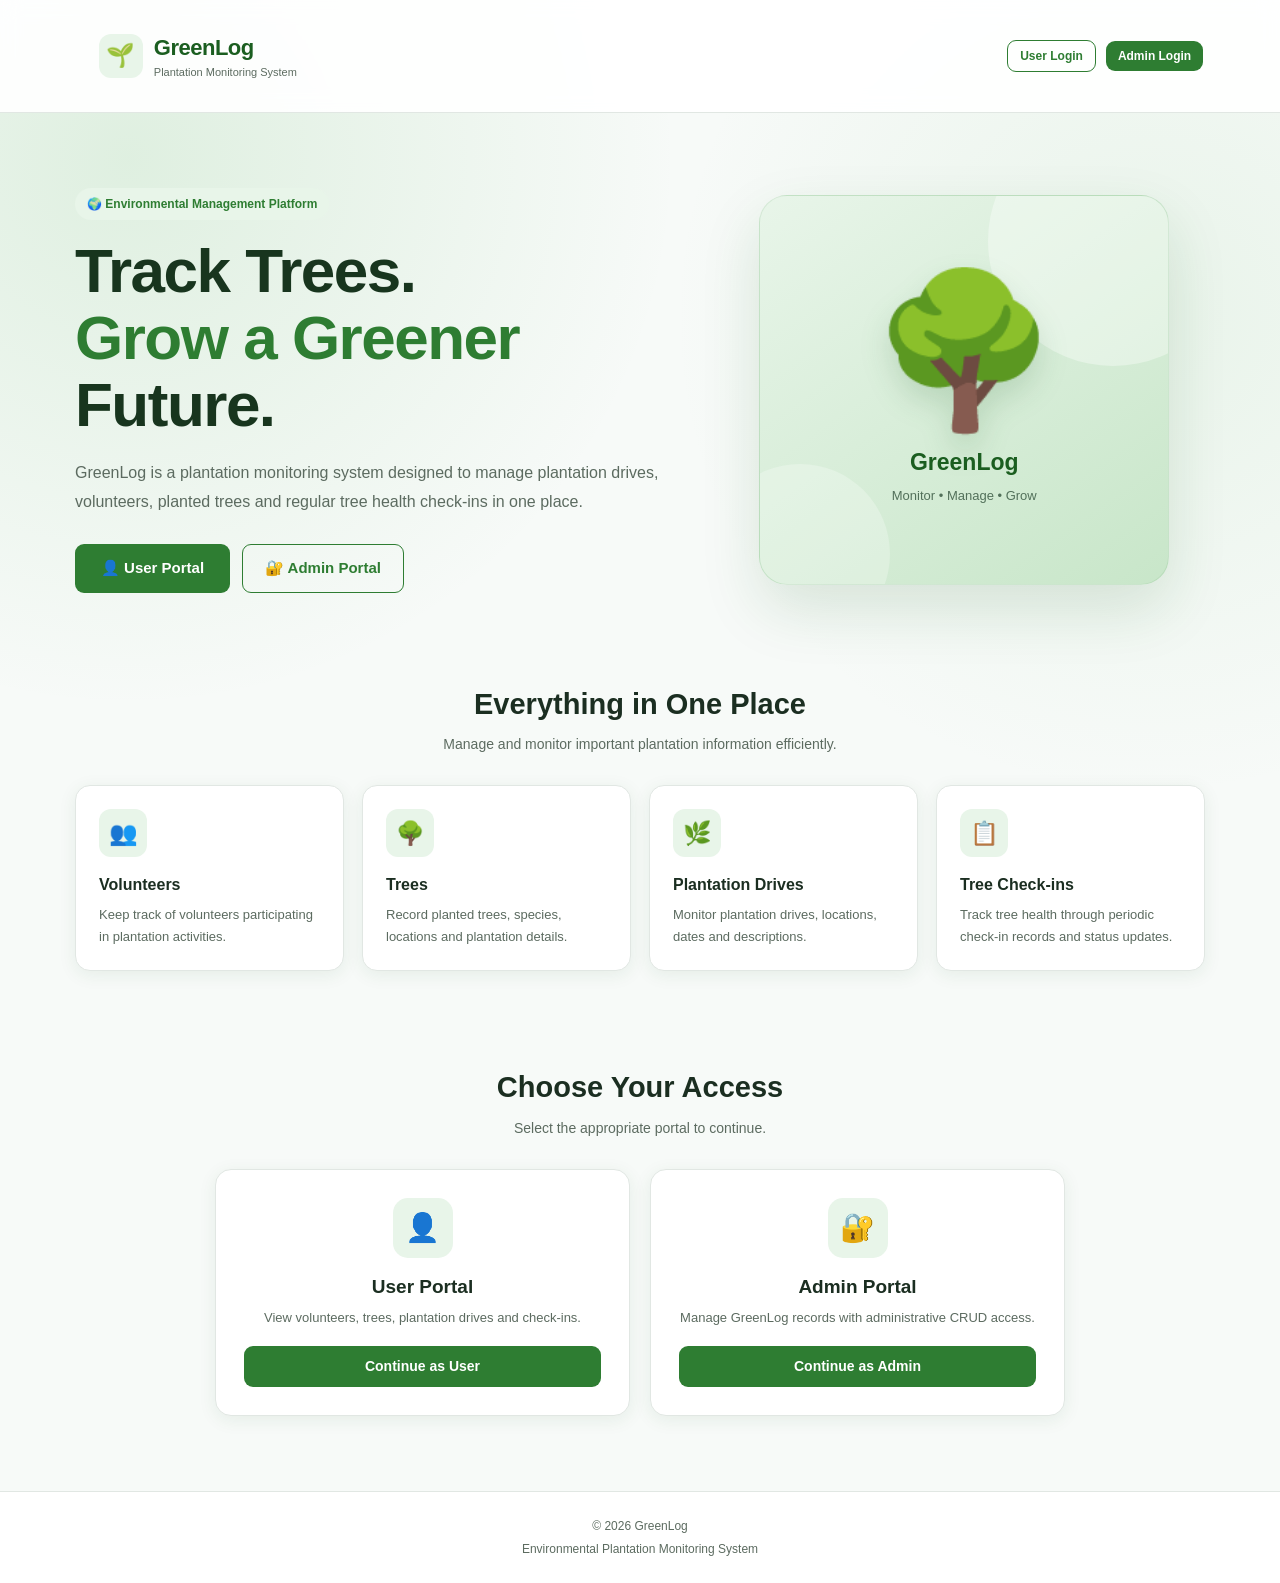
<file: src/main/resources/static/admin/trees.html>
<!DOCTYPE html>
<html lang="en">
<head>
    <meta charset="UTF-8">
    <meta name="viewport" content="width=device-width, initial-scale=1.0">
    <title>GreenLog | Admin - Trees</title>
    <link rel="stylesheet" href="../css/style.css">
</head>
<body>

<div class="app-layout">

    <!-- ================= SIDEBAR ================= -->
    <aside class="sidebar">
        <div class="sidebar-logo">
            <div class="sidebar-logo-icon">🌱</div>
            <div class="sidebar-logo-text">GreenLog</div>
        </div>

        <nav class="sidebar-nav">
            <div class="nav-section-title">Main Menu</div>
            <a href="dashboard.html" class="nav-link">
                <span class="nav-icon">📊</span>
                Dashboard
            </a>
            <a href="volunteers.html" class="nav-link">
                <span class="nav-icon">👥</span>
                Volunteers
            </a>
            <a href="trees.html" class="nav-link active">
                <span class="nav-icon">🌳</span>
                Trees
            </a>
            <a href="drives.html" class="nav-link">
                <span class="nav-icon">🌿</span>
                Plantation Drives
            </a>
            <a href="checkins.html" class="nav-link">
                <span class="nav-icon">📋</span>
                Check-ins
            </a>
        </nav>

        <div class="sidebar-footer">
            <button class="logout-btn" data-logout>
                🚪 Logout
            </button>
        </div>
    </aside>

    <!-- ================= MAIN CONTENT ================= -->
    <main class="main-content">

        <!-- TOPBAR -->
        <header class="topbar">
            <div>
                <div class="page-title">Trees</div>
                <div class="page-subtitle">Track and manage planted trees and health records</div>
            </div>
            <div class="topbar-right">
                <div class="user-profile">
                    <div class="avatar">A</div>
                    <div>
                        <strong data-user-name>Administrator</strong>
                        <div class="text-muted" style="font-size:12px;" data-user-role>Admin</div>
                    </div>
                </div>
                <div class="admin-badge">🛡️ Admin</div>
            </div>
        </header>

        <!-- CONTENT -->
        <section class="content">

            <div class="page-head">
                <div>
                    <h2>Tree Inventory Management</h2>
                    <p>Add new tree records, manage species details, view check-in status and leaderboards.</p>
                </div>
                <div class="flex gap-2">
                    <button class="btn btn-outline" onclick="openLeaderboardModal()">
                        🏆 Volunteer Leaderboard
                    </button>
                    <button class="btn btn-primary" onclick="openAddModal()">
                        + Add Tree
                    </button>
                </div>
            </div>

            <!-- TOOLBAR & SEARCH & FILTER TABS -->
            <div class="page-toolbar">
                <div class="toolbar-left" style="flex-wrap: wrap;">
                    <div class="search-box">
                        <span class="search-icon">🔍</span>
                        <input type="text" id="searchInput" placeholder="Search by species, location, volunteer or drive...">
                    </div>
                    <button class="btn btn-outline btn-sm active-tab" id="filterAllBtn" onclick="setFilterMode('all')">
                        All Trees
                    </button>
                    <button class="btn btn-secondary btn-sm" id="filterDueBtn" onclick="setFilterMode('due')">
                        ⏰ Due For Check-in
                    </button>
                </div>
                <div class="toolbar-right">
                    <span class="badge badge-success" id="treeCountBadge">0 Trees</span>
                </div>
            </div>

            <!-- TABLE CARD -->
            <div class="card">
                <div class="table-wrapper">
                    <table>
                        <thead>
                            <tr>
                                <th>ID</th>
                                <th>Species</th>
                                <th>Location</th>
                                <th>Date Planted</th>
                                <th>Volunteer</th>
                                <th>Plantation Drive</th>
                                <th style="text-align: right;">Actions</th>
                            </tr>
                        </thead>
                        <tbody id="treesTbody">
                            <tr>
                                <td colspan="7">
                                    <div class="loading">
                                        <div class="spinner"></div> Loading trees...
                                    </div>
                                </td>
                            </tr>
                        </tbody>
                    </table>
                </div>
            </div>

        </section>
    </main>
</div>

<!-- ================= MODAL: ADD/EDIT TREE ================= -->
<div class="modal" id="treeModal">
    <div class="modal-box">
        <h2 id="modalTitle">Add Tree</h2>
        <form id="treeForm">
            <input type="hidden" id="treeId">

            <div class="form-group">
                <label for="treeSpecies">Tree Species *</label>
                <input type="text" id="treeSpecies" placeholder="e.g. Neem, Banyan, Oak" required>
            </div>

            <div class="form-group">
                <label for="treeLocation">Location *</label>
                <input type="text" id="treeLocation" placeholder="e.g. City Park, Sector 4" required>
            </div>

            <div class="form-group">
                <label for="treeDatePlanted">Date Planted *</label>
                <input type="date" id="treeDatePlanted" required>
            </div>

            <div class="form-group">
                <label for="treeVolunteerId">Assigned Volunteer *</label>
                <select id="treeVolunteerId" required>
                    <option value="">Select Volunteer...</option>
                </select>
            </div>

            <div class="form-group">
                <label for="treeDriveId">Plantation Drive *</label>
                <select id="treeDriveId" required>
                    <option value="">Select Plantation Drive...</option>
                </select>
            </div>

            <div class="modal-actions">
                <button type="button" class="btn btn-secondary" onclick="closeModal('treeModal')">
                    Cancel
                </button>
                <button type="submit" class="btn btn-primary" id="saveTreeBtn">
                    Save Tree
                </button>
            </div>
        </form>
    </div>
</div>

<!-- ================= MODAL: LEADERBOARD ================= -->
<div class="modal" id="leaderboardModal">
    <div class="modal-box">
        <h2>🏆 Volunteer Leaderboard</h2>
        <p class="text-light mb-3" style="font-size:13px;">Volunteers ranked by total trees planted</p>
        <div id="leaderboardContent">
            <div class="loading"><div class="spinner"></div> Loading leaderboard...</div>
        </div>
        <div class="modal-actions">
            <button type="button" class="btn btn-secondary" onclick="closeModal('leaderboardModal')">
                Close
            </button>
        </div>
    </div>
</div>

<script src="../js/core.js"></script>
<script>
    A.guard("admin");

    let allTrees = [];
    let currentFilterMode = "all"; // "all" | "due"

    async function loadTrees() {
        try {
            let data;
            if (currentFilterMode === "due") {
                data = await api("/api/trees/due-for-checkin");
            } else {
                data = await api("/api/trees");
            }
            allTrees = Array.isArray(data) ? data : [];
            renderTrees(allTrees);
        } catch (error) {
            console.error("Error loading trees:", error);
            document.getElementById("treesTbody").innerHTML = `
                <tr>
                    <td colspan="7">
                        <div class="empty-state text-danger">
                            <div class="empty-state-icon">⚠️</div>
                            <div class="empty-state-title">Unable to load trees</div>
                            <div style="font-size:13px;">${esc(error.message || "Please check backend connection.")}</div>
                        </div>
                    </td>
                </tr>
            `;
        }
    }

    function renderTrees(trees) {
        const tbody = document.getElementById("treesTbody");
        const countBadge = document.getElementById("treeCountBadge");

        countBadge.textContent = `${trees.length} Tree${trees.length === 1 ? '' : 's'}`;

        if (trees.length === 0) {
            tbody.innerHTML = `
                <tr>
                    <td colspan="7">
                        <div class="empty-state">
                            <div class="empty-state-icon">🌳</div>
                            <div class="empty-state-title">No tree records found</div>
                        </div>
                    </td>
                </tr>
            `;
            return;
        }

        tbody.innerHTML = trees.map(t => {
            const vName = t.volunteer?.name || t.volunteerName || (t.volunteer?.id ? `Volunteer #${t.volunteer.id}` : "-");
            const dName = t.plantationDrive?.name || t.driveName || (t.plantationDrive?.id ? `Drive #${t.plantationDrive.id}` : "-");
            const dateStr = date(t.datePlanted || t.date_planted);

            return `
                <tr>
                    <td>#${esc(t.id)}</td>
                    <td><strong>${esc(t.species || "-")}</strong></td>
                    <td>${esc(t.location || "-")}</td>
                    <td>${dateStr}</td>
                    <td>${esc(vName)}</td>
                    <td>${esc(dName)}</td>
                    <td>
                        <div class="table-actions" style="justify-content: flex-end;">
                            <button class="btn btn-edit btn-sm" onclick="openEditModal(${t.id})">
                                ✏️ Edit
                            </button>
                            <button class="btn btn-danger btn-sm" onclick="deleteTree(${t.id})">
                                🗑 Delete
                            </button>
                        </div>
                    </td>
                </tr>
            `;
        }).join("");
    }

    function setFilterMode(mode) {
        currentFilterMode = mode;
        const allBtn = document.getElementById("filterAllBtn");
        const dueBtn = document.getElementById("filterDueBtn");

        if (mode === "due") {
            allBtn.className = "btn btn-secondary btn-sm";
            dueBtn.className = "btn btn-outline btn-sm";
        } else {
            allBtn.className = "btn btn-outline btn-sm";
            dueBtn.className = "btn btn-secondary btn-sm";
        }
        loadTrees();
    }

    document.getElementById("searchInput").addEventListener("input", function() {
        const query = this.value.trim().toLowerCase();
        const filtered = allTrees.filter(t => {
            const vName = t.volunteer?.name || "";
            const dName = t.plantationDrive?.name || "";
            return (
                String(t.species || "").toLowerCase().includes(query) ||
                String(t.location || "").toLowerCase().includes(query) ||
                String(vName).toLowerCase().includes(query) ||
                String(dName).toLowerCase().includes(query) ||
                String(t.id || "").includes(query)
            );
        });
        renderTrees(filtered);
    });

    async function loadFormDropdowns() {
        try {
            const [volunteers, drives] = await Promise.all([
                api("/api/volunteers"),
                api("/api/drives")
            ]);

            const vSelect = document.getElementById("treeVolunteerId");
            vSelect.innerHTML = '<option value="">Select Volunteer...</option>' +
                (Array.isArray(volunteers) ? volunteers : []).map(v =>
                    `<option value="${v.id}">${esc(v.name)} (#${v.id})</option>`
                ).join("");

            const dSelect = document.getElementById("treeDriveId");
            dSelect.innerHTML = '<option value="">Select Plantation Drive...</option>' +
                (Array.isArray(drives) ? drives : []).map(d =>
                    `<option value="${d.id}">${esc(d.name)} (#${d.id})</option>`
                ).join("");
        } catch (error) {
            console.error("Error loading form dropdowns:", error);
            toast("Unable to load volunteers or drives for selection.", "warning");
        }
    }

    async function openAddModal() {
        document.getElementById("modalTitle").textContent = "Add Tree";
        document.getElementById("treeId").value = "";
        document.getElementById("treeSpecies").value = "";
        document.getElementById("treeLocation").value = "";
        document.getElementById("treeDatePlanted").value = dateInput(new Date());

        await loadFormDropdowns();
        openModal("treeModal");
    }

    async function openEditModal(id) {
        const tree = allTrees.find(item => item.id == id);
        if (!tree) return;

        document.getElementById("modalTitle").textContent = "Edit Tree";
        document.getElementById("treeId").value = tree.id;
        document.getElementById("treeSpecies").value = tree.species || "";
        document.getElementById("treeLocation").value = tree.location || "";
        document.getElementById("treeDatePlanted").value = dateInput(tree.datePlanted || tree.date_planted);

        await loadFormDropdowns();

        if (tree.volunteer?.id) {
            document.getElementById("treeVolunteerId").value = tree.volunteer.id;
        }
        if (tree.plantationDrive?.id) {
            document.getElementById("treeDriveId").value = tree.plantationDrive.id;
        }

        openModal("treeModal");
    }

    document.getElementById("treeForm").addEventListener("submit", async function(e) {
        e.preventDefault();
        const id = document.getElementById("treeId").value;
        const species = document.getElementById("treeSpecies").value.trim();
        const location = document.getElementById("treeLocation").value.trim();
        const datePlanted = document.getElementById("treeDatePlanted").value;
        const volunteerId = document.getElementById("treeVolunteerId").value;
        const driveId = document.getElementById("treeDriveId").value;

        if (!species || !location || !datePlanted || !volunteerId || !driveId) {
            toast("All fields are required.", "warning");
            return;
        }

        const payload = {
            species,
            location,
            datePlanted,
            volunteer: { id: Number(volunteerId) },
            plantationDrive: { id: Number(driveId) }
        };

        const saveBtn = document.getElementById("saveTreeBtn");
        saveBtn.disabled = true;

        try {
            if (id) {
                await api("/api/trees/" + id, {
                    method: "PUT",
                    body: JSON.stringify(payload)
                });
                toast("Tree updated successfully", "success");
            } else {
                await api("/api/trees", {
                    method: "POST",
                    body: JSON.stringify(payload)
                });
                toast("Tree added successfully", "success");
            }
            closeModal("treeModal");
            await loadTrees();
        } catch (error) {
            showError(error);
        } finally {
            saveBtn.disabled = false;
        }
    });

    async function deleteTree(id) {
        if (!confirmAction("Are you sure you want to delete this tree record?")) {
            return;
        }

        try {
            await api("/api/trees/" + id, { method: "DELETE" });
            toast("Tree record deleted successfully", "success");
            await loadTrees();
        } catch (error) {
            showError(error);
        }
    }

    async function openLeaderboardModal() {
        openModal("leaderboardModal");
        const container = document.getElementById("leaderboardContent");
        container.innerHTML = '<div class="loading"><div class="spinner"></div> Loading leaderboard...</div>';

        try {
            const data = await api("/api/trees/leaderboard");
            if (!data || Object.keys(data).length === 0) {
                container.innerHTML = '<div class="empty-state">No leaderboard records available.</div>';
                return;
            }

            const entries = Object.entries(data).sort((a, b) => b[1] - a[1]);
            container.innerHTML = `
                <table style="width:100%;">
                    <thead>
                        <tr>
                            <th>Rank</th>
                            <th>Volunteer</th>
                            <th style="text-align:right;">Trees Planted</th>
                        </tr>
                    </thead>
                    <tbody>
                        ${entries.map(([name, count], index) => `
                            <tr>
                                <td><strong>#${index + 1}</strong></td>
                                <td>${esc(name)}</td>
                                <td style="text-align:right;"><strong>${count}</strong></td>
                            </tr>
                        `).join("")}
                    </tbody>
                </table>
            `;
        } catch (error) {
            console.error("Leaderboard error:", error);
            container.innerHTML = `<div class="empty-state text-danger">Unable to load leaderboard.</div>`;
        }
    }

    document.addEventListener("DOMContentLoaded", loadTrees);
</script>

</body>
</html>
</file>
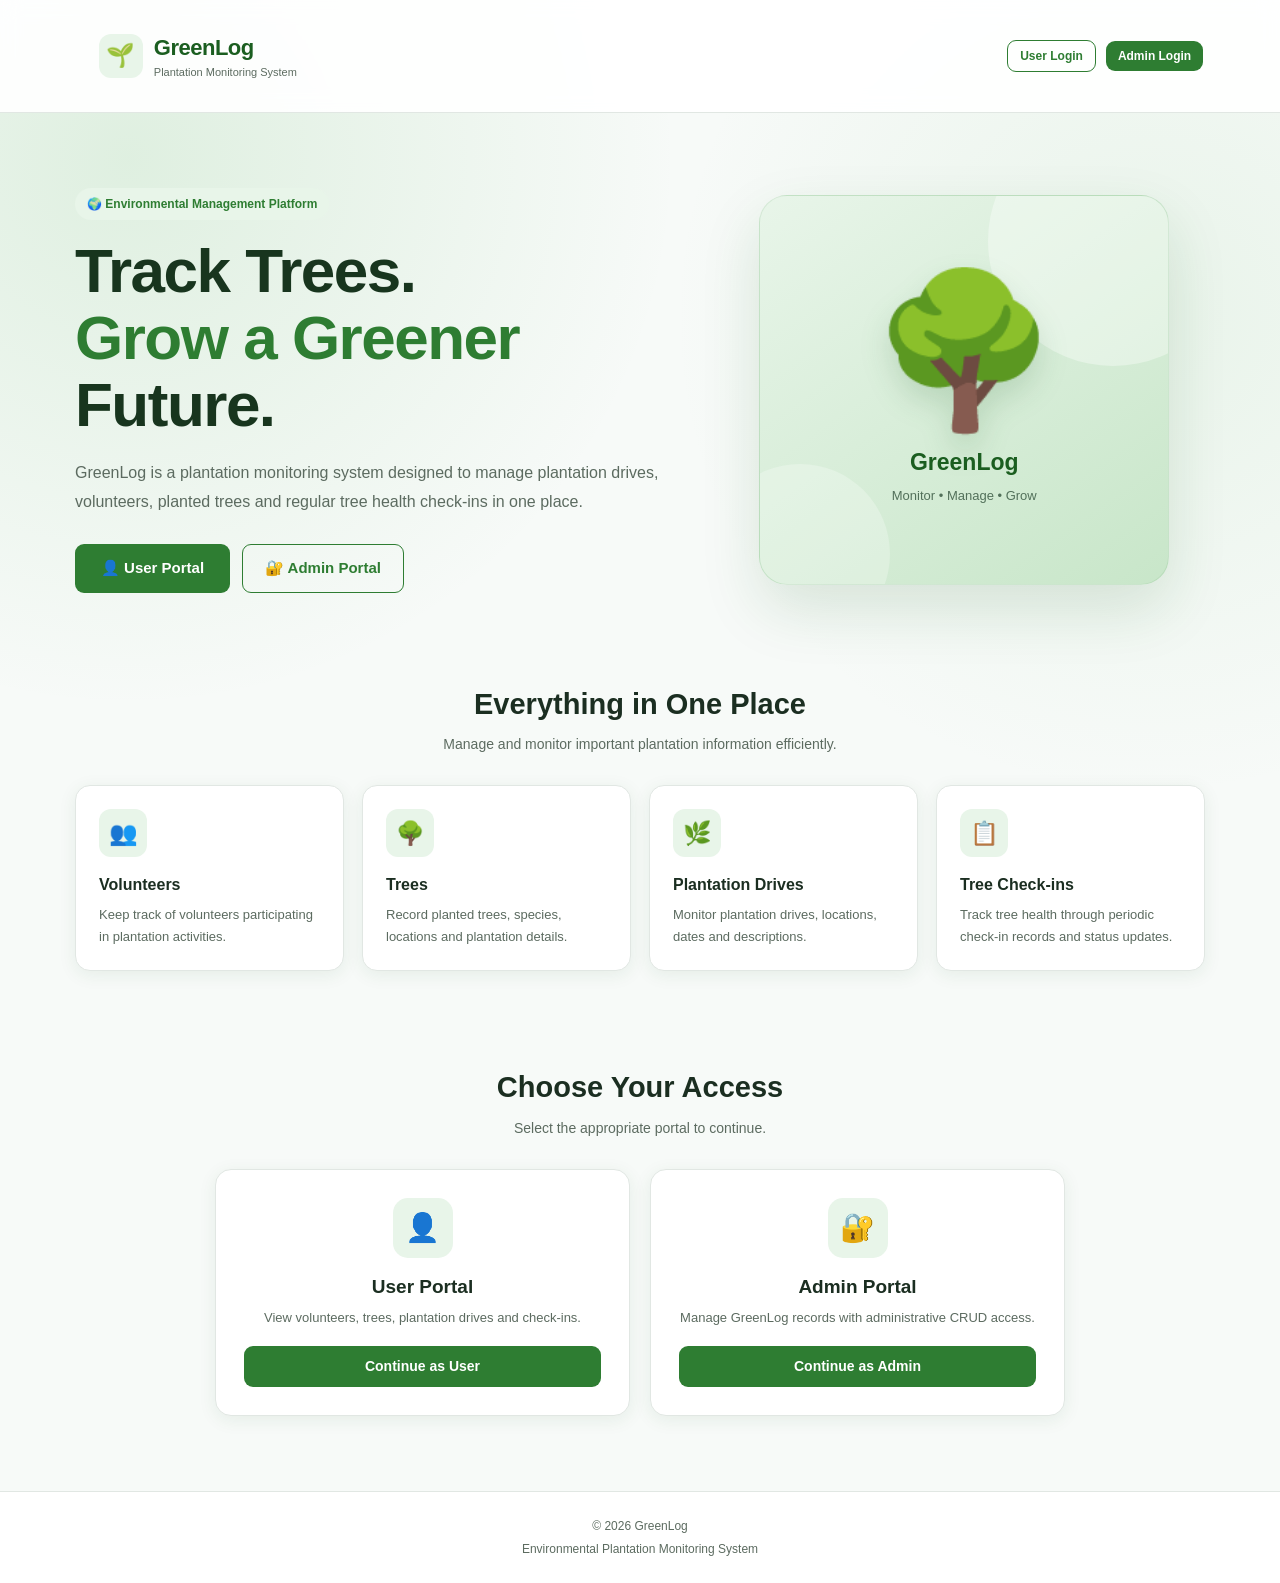
<file: src/main/resources/static/admin/volunteers.html>
<!DOCTYPE html>
<html lang="en">
<head>
    <meta charset="UTF-8">
    <meta name="viewport" content="width=device-width, initial-scale=1.0">
    <title>GreenLog | Admin - Volunteers</title>
    <link rel="stylesheet" href="../css/style.css">
</head>
<body>

<div class="app-layout">

    <!-- ================= SIDEBAR ================= -->
    <aside class="sidebar">
        <div class="sidebar-logo">
            <div class="sidebar-logo-icon">🌱</div>
            <div class="sidebar-logo-text">GreenLog</div>
        </div>

        <nav class="sidebar-nav">
            <div class="nav-section-title">Main Menu</div>
            <a href="dashboard.html" class="nav-link">
                <span class="nav-icon">📊</span>
                Dashboard
            </a>
            <a href="volunteers.html" class="nav-link active">
                <span class="nav-icon">👥</span>
                Volunteers
            </a>
            <a href="trees.html" class="nav-link">
                <span class="nav-icon">🌳</span>
                Trees
            </a>
            <a href="drives.html" class="nav-link">
                <span class="nav-icon">🌿</span>
                Plantation Drives
            </a>
            <a href="checkins.html" class="nav-link">
                <span class="nav-icon">📋</span>
                Check-ins
            </a>
        </nav>

        <div class="sidebar-footer">
            <button class="logout-btn" data-logout>
                🚪 Logout
            </button>
        </div>
    </aside>

    <!-- ================= MAIN CONTENT ================= -->
    <main class="main-content">

        <!-- TOPBAR -->
        <header class="topbar">
            <div>
                <div class="page-title">Volunteers</div>
                <div class="page-subtitle">Manage GreenLog registered volunteers</div>
            </div>
            <div class="topbar-right">
                <div class="user-profile">
                    <div class="avatar">A</div>
                    <div>
                        <strong data-user-name>Administrator</strong>
                        <div class="text-muted" style="font-size:12px;" data-user-role>Admin</div>
                    </div>
                </div>
                <div class="admin-badge">🛡️ Admin</div>
            </div>
        </header>

        <!-- CONTENT -->
        <section class="content">

            <div class="page-head">
                <div>
                    <h2>Volunteer Roster</h2>
                    <p>Add, edit, search or delete volunteers in the database</p>
                </div>
                <button class="btn btn-primary" onclick="openAddModal()">
                    + Add Volunteer
                </button>
            </div>

            <!-- TOOLBAR & SEARCH -->
            <div class="page-toolbar">
                <div class="toolbar-left">
                    <div class="search-box">
                        <span class="search-icon">🔍</span>
                        <input type="text" id="searchInput" placeholder="Search by name or email...">
                    </div>
                </div>
                <div class="toolbar-right">
                    <span class="badge badge-success" id="volunteerCountBadge">0 Volunteers</span>
                </div>
            </div>

            <!-- TABLE CARD -->
            <div class="card">
                <div class="table-wrapper">
                    <table>
                        <thead>
                            <tr>
                                <th>ID</th>
                                <th>Volunteer Name</th>
                                <th>Email</th>
                                <th style="text-align: right;">Actions</th>
                            </tr>
                        </thead>
                        <tbody id="volunteersTbody">
                            <tr>
                                <td colspan="4">
                                    <div class="loading">
                                        <div class="spinner"></div> Loading volunteers...
                                    </div>
                                </td>
                            </tr>
                        </tbody>
                    </table>
                </div>
            </div>

        </section>
    </main>
</div>

<!-- ================= MODAL (Direct child of body) ================= -->
<div class="modal" id="volunteerModal">
    <div class="modal-box">
        <h2 id="modalTitle">Add Volunteer</h2>
        <form id="volunteerForm">
            <input type="hidden" id="volunteerId">

            <div class="form-group">
                <label for="volunteerName">Full Name *</label>
                <input type="text" id="volunteerName" placeholder="e.g. John Doe" required>
            </div>

            <div class="form-group">
                <label for="volunteerEmail">Email Address *</label>
                <input type="email" id="volunteerEmail" placeholder="e.g. john@example.com" required>
            </div>

            <div class="modal-actions">
                <button type="button" class="btn btn-secondary" onclick="closeModal('volunteerModal')">
                    Cancel
                </button>
                <button type="submit" class="btn btn-primary" id="saveVolunteerBtn">
                    Save Volunteer
                </button>
            </div>
        </form>
    </div>
</div>

<script src="../js/core.js"></script>
<script>
    A.guard("admin");

    let allVolunteers = [];

    async function loadVolunteers() {
        try {
            const data = await api("/api/volunteers");
            allVolunteers = Array.isArray(data) ? data : [];
            renderVolunteers(allVolunteers);
        } catch (error) {
            console.error("Error loading volunteers:", error);
            document.getElementById("volunteersTbody").innerHTML = `
                <tr>
                    <td colspan="4">
                        <div class="empty-state text-danger">
                            <div class="empty-state-icon">⚠️</div>
                            <div class="empty-state-title">Unable to load volunteers</div>
                            <div style="font-size:13px;">${esc(error.message || "Please check backend connection.")}</div>
                        </div>
                    </td>
                </tr>
            `;
        }
    }

    function renderVolunteers(volunteers) {
        const tbody = document.getElementById("volunteersTbody");
        const countBadge = document.getElementById("volunteerCountBadge");

        countBadge.textContent = `${volunteers.length} Volunteer${volunteers.length === 1 ? '' : 's'}`;

        if (volunteers.length === 0) {
            tbody.innerHTML = `
                <tr>
                    <td colspan="4">
                        <div class="empty-state">
                            <div class="empty-state-icon">👥</div>
                            <div class="empty-state-title">No volunteers found</div>
                        </div>
                    </td>
                </tr>
            `;
            return;
        }

        tbody.innerHTML = volunteers.map(v => `
            <tr>
                <td>#${esc(v.id)}</td>
                <td>
                    <div class="person">
                        <div class="avatar" style="margin-right:10px;">${initials(v.name)}</div>
                        <strong>${esc(v.name || "-")}</strong>
                    </div>
                </td>
                <td class="email">${esc(v.email || "-")}</td>
                <td>
                    <div class="table-actions" style="justify-content: flex-end;">
                        <button class="btn btn-edit btn-sm" onclick="openEditModal(${v.id})">
                            ✏️ Edit
                        </button>
                        <button class="btn btn-danger btn-sm" onclick="deleteVolunteer(${v.id})">
                            🗑 Delete
                        </button>
                    </div>
                </td>
            </tr>
        `).join("");
    }

    document.getElementById("searchInput").addEventListener("input", function() {
        const query = this.value.trim().toLowerCase();
        const filtered = allVolunteers.filter(v => 
            String(v.name || "").toLowerCase().includes(query) ||
            String(v.email || "").toLowerCase().includes(query) ||
            String(v.id || "").includes(query)
        );
        renderVolunteers(filtered);
    });

    function openAddModal() {
        document.getElementById("modalTitle").textContent = "Add Volunteer";
        document.getElementById("volunteerId").value = "";
        document.getElementById("volunteerName").value = "";
        document.getElementById("volunteerEmail").value = "";
        openModal("volunteerModal");
    }

    function openEditModal(id) {
        const v = allVolunteers.find(item => item.id == id);
        if (!v) return;

        document.getElementById("modalTitle").textContent = "Edit Volunteer";
        document.getElementById("volunteerId").value = v.id;
        document.getElementById("volunteerName").value = v.name || "";
        document.getElementById("volunteerEmail").value = v.email || "";
        openModal("volunteerModal");
    }

    document.getElementById("volunteerForm").addEventListener("submit", async function(e) {
        e.preventDefault();
        const id = document.getElementById("volunteerId").value;
        const name = document.getElementById("volunteerName").value.trim();
        const email = document.getElementById("volunteerEmail").value.trim();

        if (!name || !email) {
            toast("Name and email are required.", "warning");
            return;
        }

        const payload = { name, email };
        const saveBtn = document.getElementById("saveVolunteerBtn");
        saveBtn.disabled = true;

        try {
            if (id) {
                await api("/api/volunteers/" + id, {
                    method: "PUT",
                    body: JSON.stringify(payload)
                });
                toast("Volunteer updated successfully", "success");
            } else {
                await api("/api/volunteers", {
                    method: "POST",
                    body: JSON.stringify(payload)
                });
                toast("Volunteer created successfully", "success");
            }
            closeModal("volunteerModal");
            await loadVolunteers();
        } catch (error) {
            showError(error);
        } finally {
            saveBtn.disabled = false;
        }
    });

    async function deleteVolunteer(id) {
        if (!confirmAction("Are you sure you want to delete this volunteer?")) {
            return;
        }

        try {
            await api("/api/volunteers/" + id, { method: "DELETE" });
            toast("Volunteer deleted successfully", "success");
            await loadVolunteers();
        } catch (error) {
            showError(error);
        }
    }

    document.addEventListener("DOMContentLoaded", loadVolunteers);
</script>

</body>
</html>
</file>
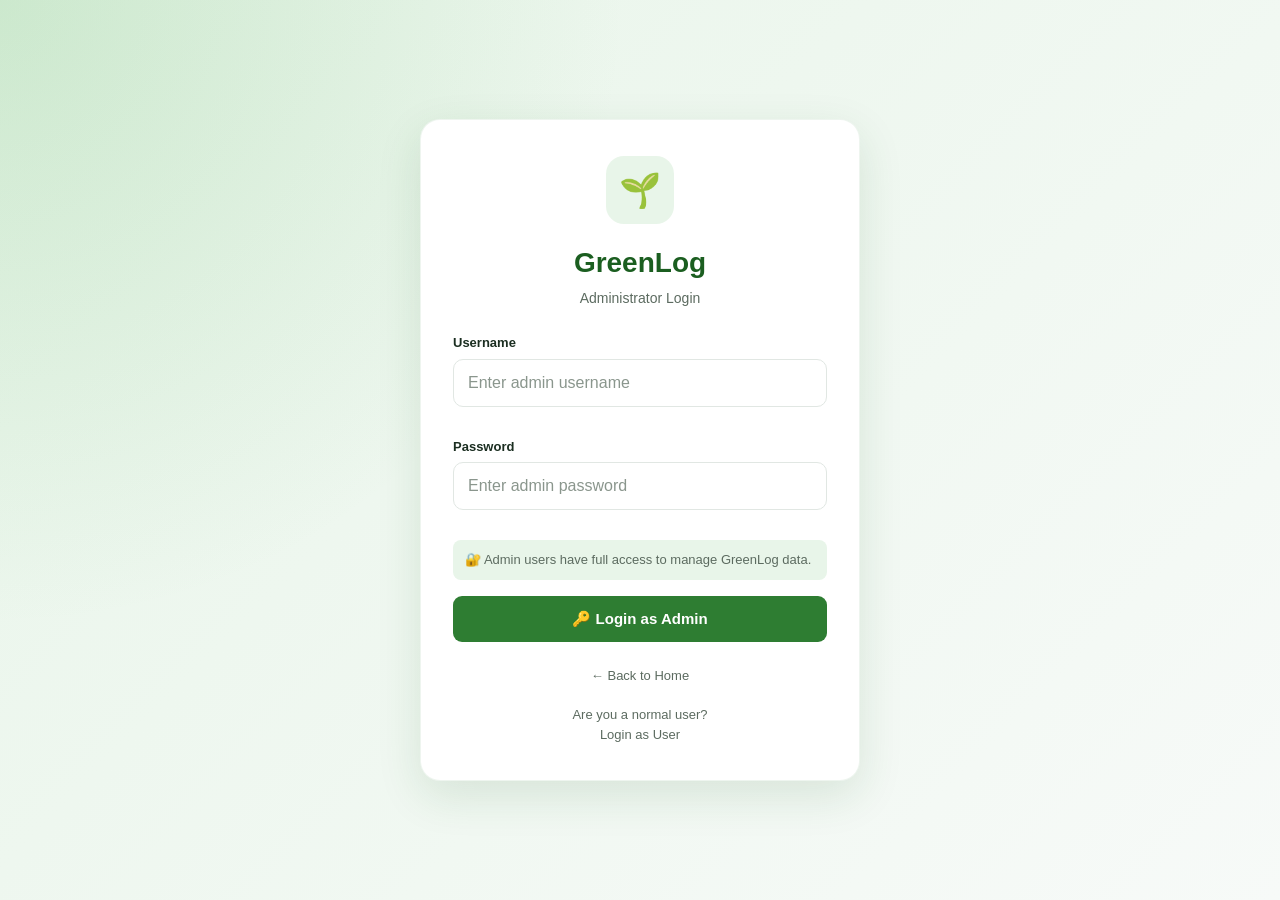
<file: src/main/resources/static/login/admin-login.html>
<!DOCTYPE html>
<html lang="en">
<head>
    <meta charset="UTF-8">

    <meta
        name="viewport"
        content="width=device-width, initial-scale=1.0"
    >

    <title>Admin Login - GreenLog</title>

    <link
        rel="stylesheet"
        href="../css/style.css"
    >
</head>

<body class="login-page">

<div class="login-container">

    <div class="login-card">

        <!-- Logo -->
        <div class="login-logo">
            🌱
        </div>

        <!-- Title -->
        <h1 class="login-title">
            GreenLog
        </h1>

        <p class="login-subtitle">
            Administrator Login
        </p>

        <!-- Login Form -->
        <form
            id="adminLoginForm"
            class="login-form"
        >

            <!-- Username -->
            <div class="form-group">

                <label for="username">
                    Username
                </label>

                <input
                    type="text"
                    id="username"
                    name="username"
                    placeholder="Enter admin username"
                    autocomplete="username"
                    required
                >

            </div>


            <!-- Password -->
            <div class="form-group">

                <label for="password">
                    Password
                </label>

                <input
                    type="password"
                    id="password"
                    name="password"
                    placeholder="Enter admin password"
                    autocomplete="current-password"
                    required
                >

            </div>


            <!-- Remember / Info -->
            <div
                style="
                    font-size: 13px;
                    color: var(--text-light);
                    background: var(--primary-light);
                    padding: 10px 12px;
                    border-radius: 8px;
                "
            >
                🔐 Admin users have full access to
                manage GreenLog data.
            </div>


            <!-- Submit -->
            <button
                type="submit"
                class="btn btn-primary btn-block btn-lg"
                id="loginButton"
            >
                🔑 Login as Admin
            </button>

        </form>


        <!-- Back -->
        <div class="login-footer">

            <a
                href="../index.html"
                class="text-primary"
            >
                ← Back to Home
            </a>

            <br><br>

            <span>
                Are you a normal user?
            </span>

            <br>

            <a
                href="user-login.html"
                class="text-primary"
            >
                Login as User
            </a>

        </div>

    </div>

</div>


<!-- Toast -->
<div class="toast-container"></div>


<script src="../js/core.js"></script>

<script>

"use strict";


/* =========================================================
   ADMIN LOGIN
   ========================================================= */

document
    .getElementById("adminLoginForm")
    .addEventListener("submit", function (event) {

        event.preventDefault();

        const username =
            document
                .getElementById("username")
                .value
                .trim();

        const password =
            document
                .getElementById("password")
                .value;


        if (!username || !password) {

            toast(
                "Please enter username and password.",
                "warning"
            );

            return;
        }


        const button =
            document.getElementById("loginButton");


        button.disabled = true;

        button.innerHTML =
            "⏳ Signing in...";


        const result =
            A.login(
                username,
                password,
                "admin"
            );


        if (result.success) {

            toast(
                "Admin login successful!",
                "success"
            );


            setTimeout(function () {

                window.location.href =
                    "../admin/dashboard.html";

            }, 500);

        } else {

            toast(
                result.message,
                "error"
            );


            button.disabled = false;

            button.innerHTML =
                "🔑 Login as Admin";
        }

    });

</script>

</body>
</html>
</file>
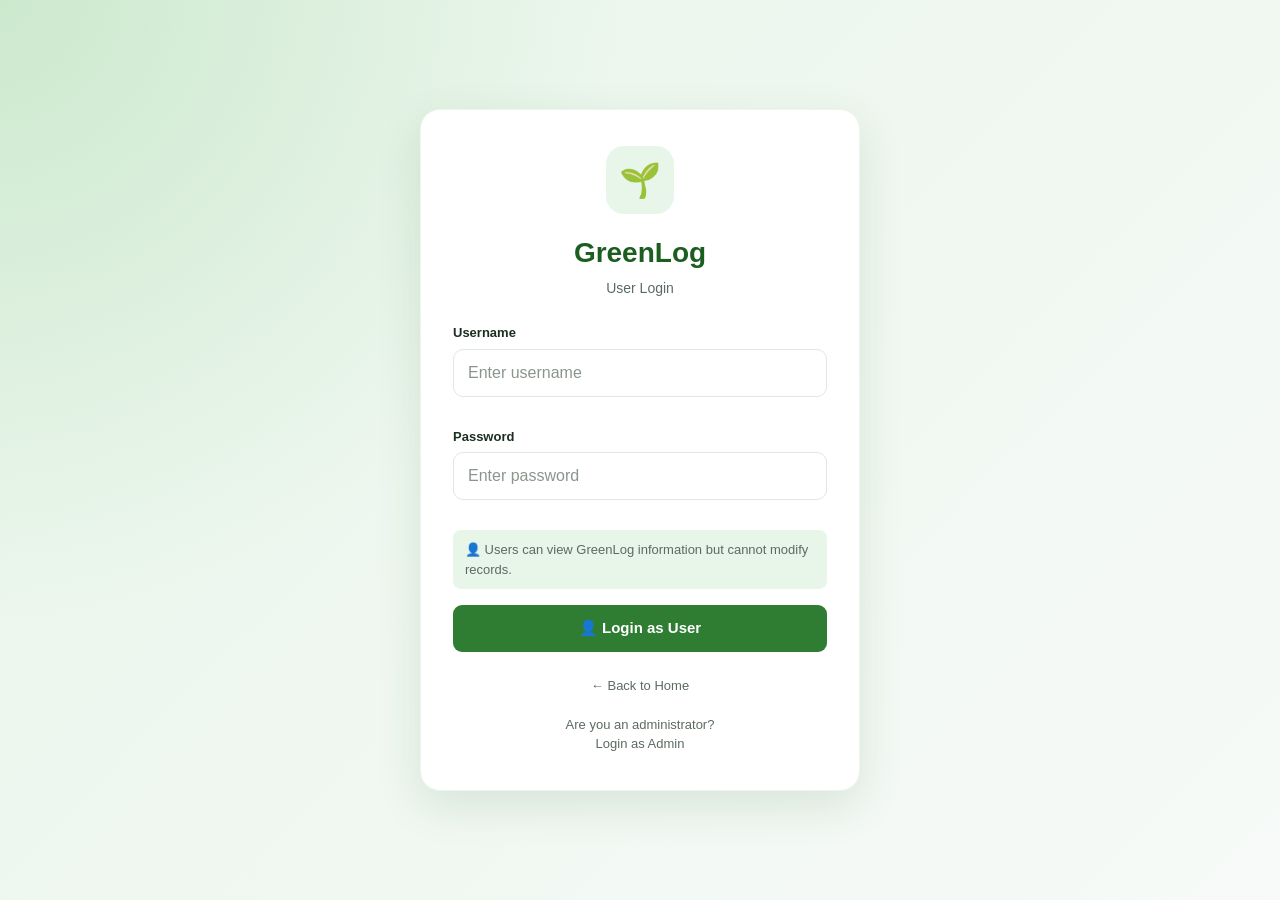
<file: src/main/resources/static/login/user-login.html>
<!DOCTYPE html>
<html lang="en">
<head>
    <meta charset="UTF-8">

    <meta
        name="viewport"
        content="width=device-width, initial-scale=1.0"
    >

    <title>User Login - GreenLog</title>

    <link
        rel="stylesheet"
        href="../css/style.css"
    >
</head>

<body class="login-page">

<div class="login-container">

    <div class="login-card">

        <!-- Logo -->
        <div class="login-logo">
            🌱
        </div>


        <!-- Title -->
        <h1 class="login-title">
            GreenLog
        </h1>

        <p class="login-subtitle">
            User Login
        </p>


        <!-- Login Form -->
        <form
            id="userLoginForm"
            class="login-form"
        >

            <!-- Username -->
            <div class="form-group">

                <label for="username">
                    Username
                </label>

                <input
                    type="text"
                    id="username"
                    name="username"
                    placeholder="Enter username"
                    autocomplete="username"
                    required
                >

            </div>


            <!-- Password -->
            <div class="form-group">

                <label for="password">
                    Password
                </label>

                <input
                    type="password"
                    id="password"
                    name="password"
                    placeholder="Enter password"
                    autocomplete="current-password"
                    required
                >

            </div>


            <!-- User Information -->
            <div
                style="
                    font-size: 13px;
                    color: var(--text-light);
                    background: var(--primary-light);
                    padding: 10px 12px;
                    border-radius: 8px;
                "
            >
                👤 Users can view GreenLog information
                but cannot modify records.
            </div>


            <!-- Submit -->
            <button
                type="submit"
                class="btn btn-primary btn-block btn-lg"
                id="loginButton"
            >
                👤 Login as User
            </button>

        </form>


        <!-- Footer -->
        <div class="login-footer">

            <a
                href="../index.html"
                class="text-primary"
            >
                ← Back to Home
            </a>

            <br><br>

            <span>
                Are you an administrator?
            </span>

            <br>

            <a
                href="admin-login.html"
                class="text-primary"
            >
                Login as Admin
            </a>

        </div>

    </div>

</div>


<!-- Toast -->
<div class="toast-container"></div>


<script src="../js/core.js"></script>

<script>

"use strict";


/* =========================================================
   USER LOGIN
   ========================================================= */

document
    .getElementById("userLoginForm")
    .addEventListener("submit", function (event) {

        event.preventDefault();


        const username =
            document
                .getElementById("username")
                .value
                .trim();


        const password =
            document
                .getElementById("password")
                .value;


        if (!username || !password) {

            toast(
                "Please enter username and password.",
                "warning"
            );

            return;
        }


        const button =
            document.getElementById("loginButton");


        button.disabled = true;

        button.innerHTML =
            "⏳ Signing in...";


        const result =
            A.login(
                username,
                password,
                "user"
            );


        if (result.success) {

            toast(
                "User login successful!",
                "success"
            );


            setTimeout(function () {

                window.location.href =
                    "../user/dashboard.html";

            }, 500);

        } else {

            toast(
                result.message,
                "error"
            );


            button.disabled = false;

            button.innerHTML =
                "👤 Login as User";
        }

    });

</script>

</body>
</html>
</file>
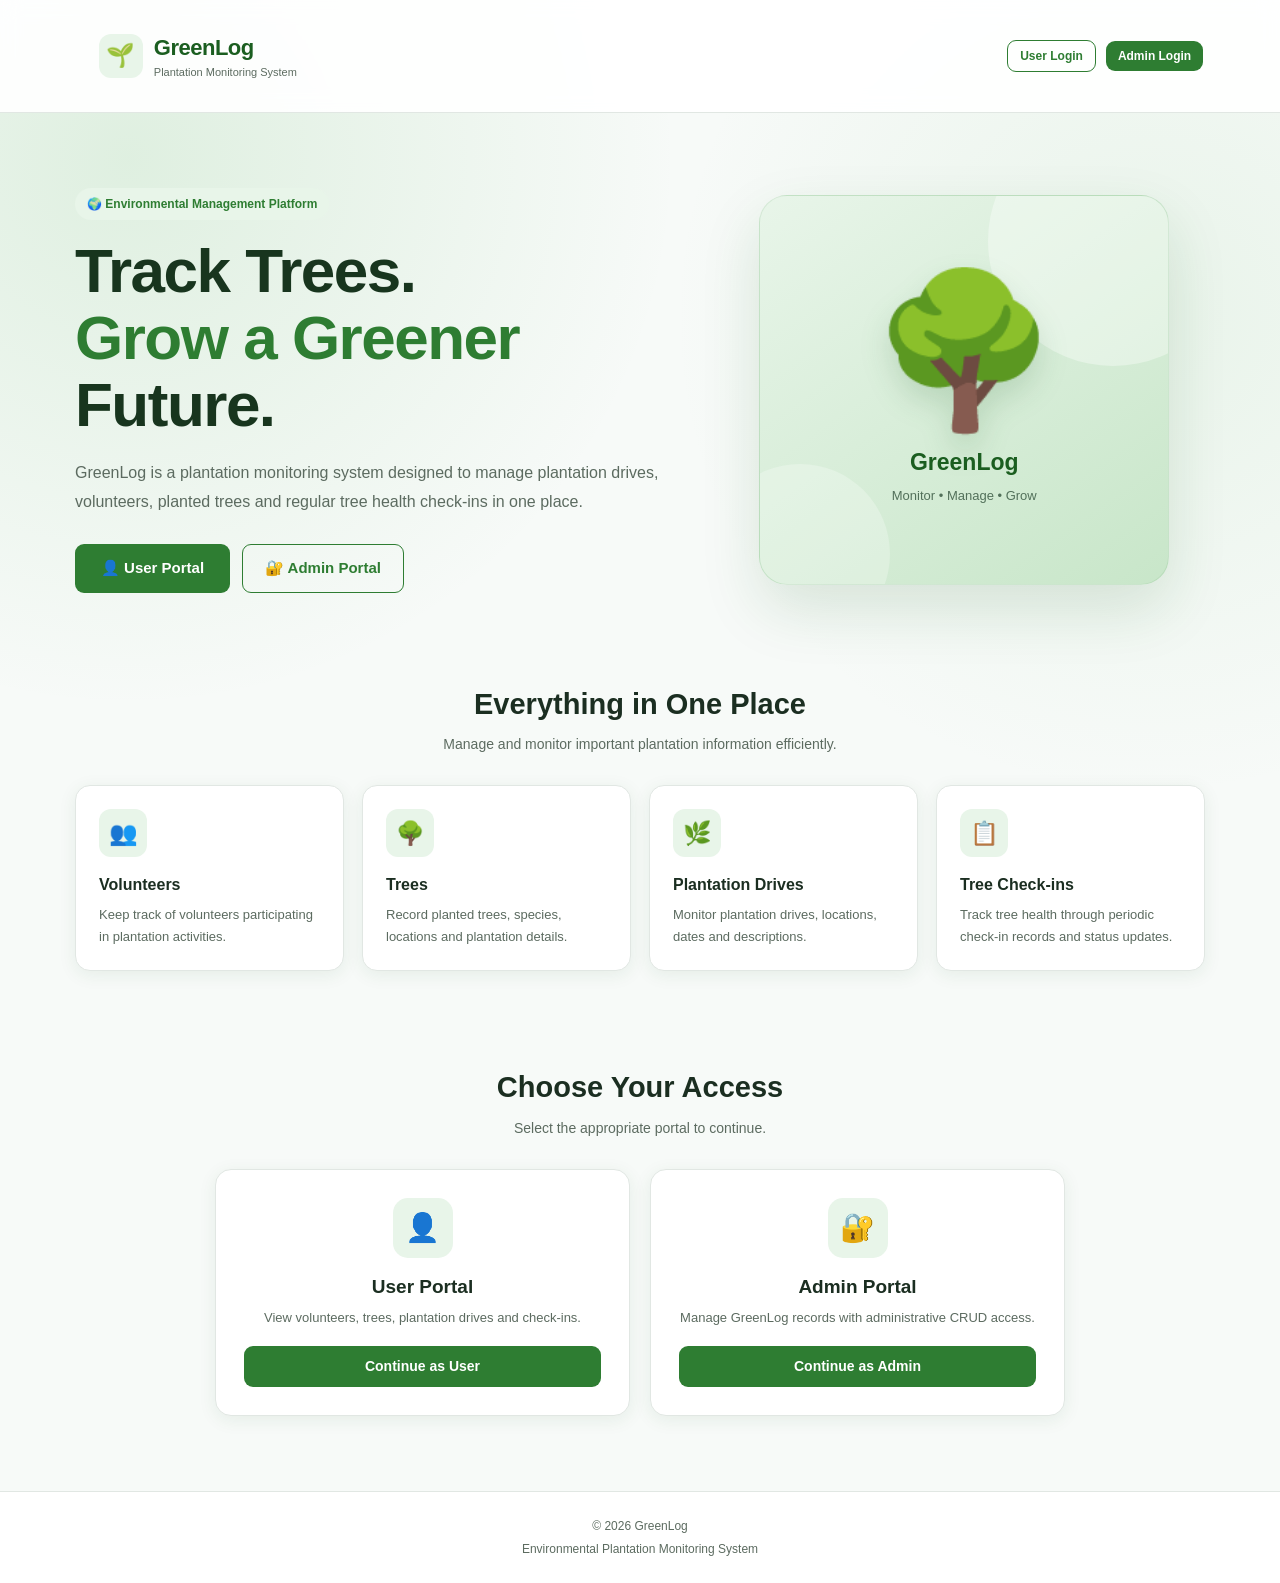
<file: src/main/resources/static/user/checkins.html>
<!DOCTYPE html>
<html lang="en">
<head>
    <meta charset="UTF-8">
    <meta name="viewport" content="width=device-width, initial-scale=1.0">
    <title>GreenLog | User - Check-ins</title>
    <link rel="stylesheet" href="../css/style.css">
</head>
<body>

<div class="app-layout">

    <!-- ================= SIDEBAR ================= -->
    <aside class="sidebar">
        <div class="sidebar-logo">
            <div class="sidebar-logo-icon">🌱</div>
            <div class="sidebar-logo-text">GreenLog</div>
        </div>

        <nav class="sidebar-nav">
            <div class="nav-section-title">Overview</div>
            <a href="dashboard.html" class="nav-link">
                <span class="nav-icon">📊</span>
                Dashboard
            </a>

            <div class="nav-section-title">GreenLog Data</div>
            <a href="volunteers.html" class="nav-link">
                <span class="nav-icon">👥</span>
                Volunteers
            </a>
            <a href="trees.html" class="nav-link">
                <span class="nav-icon">🌳</span>
                Trees
            </a>
            <a href="drives.html" class="nav-link">
                <span class="nav-icon">🌿</span>
                Plantation Drives
            </a>
            <a href="checkins.html" class="nav-link active">
                <span class="nav-icon">📋</span>
                Check-ins
            </a>
        </nav>

        <div class="sidebar-footer">
            <button class="logout-btn" data-logout>
                🚪 Logout
            </button>
        </div>
    </aside>

    <!-- ================= MAIN CONTENT ================= -->
    <main class="main-content">

        <!-- TOPBAR -->
        <header class="topbar">
            <div>
                <div class="page-title">Tree Check-ins</div>
                <div class="page-subtitle">View tree health evaluations and periodic check-in records</div>
            </div>
            <div class="topbar-right">
                <div class="user-profile">
                    <div class="avatar">U</div>
                    <div>
                        <strong data-user-name>User</strong>
                        <div class="text-muted" style="font-size:12px;" data-user-role>User</div>
                    </div>
                </div>
            </div>
        </header>

        <!-- CONTENT -->
        <section class="content">

            <div class="page-head">
                <div>
                    <h2>Check-in History Log</h2>
                    <p>Inspect tree health status reports and observation notes</p>
                </div>
            </div>

            <!-- TOOLBAR & SEARCH -->
            <div class="page-toolbar">
                <div class="toolbar-left">
                    <div class="search-box">
                        <span class="search-icon">🔍</span>
                        <input type="text" id="searchInput" placeholder="Search by status, notes or tree ID...">
                    </div>
                </div>
                <div class="toolbar-right">
                    <span class="badge badge-info" id="checkinCountBadge">0 Check-ins</span>
                </div>
            </div>

            <!-- TABLE CARD -->
            <div class="card">
                <div class="table-wrapper">
                    <table>
                        <thead>
                            <tr>
                                <th>ID</th>
                                <th>Tree</th>
                                <th>Check-in Date</th>
                                <th>Status</th>
                                <th>Notes</th>
                            </tr>
                        </thead>
                        <tbody id="checkinsTbody">
                            <tr>
                                <td colspan="5">
                                    <div class="loading">
                                        <div class="spinner"></div> Loading check-ins...
                                    </div>
                                </td>
                            </tr>
                        </tbody>
                    </table>
                </div>
            </div>

        </section>
    </main>
</div>

<script src="../js/core.js"></script>
<script>
    A.guard("user");

    let allCheckins = [];

    async function loadCheckins() {
        try {
            const data = await api("/api/checkins");
            allCheckins = Array.isArray(data) ? data : [];
            renderCheckins(allCheckins);
        } catch (error) {
            console.error("Error loading checkins:", error);
            document.getElementById("checkinsTbody").innerHTML = `
                <tr>
                    <td colspan="5">
                        <div class="empty-state text-danger">
                            <div class="empty-state-icon">⚠️</div>
                            <div class="empty-state-title">Unable to load check-ins</div>
                            <div style="font-size:13px;">${esc(error.message || "Please try again later.")}</div>
                        </div>
                    </td>
                </tr>
            `;
        }
    }

    function renderCheckins(checkins) {
        const tbody = document.getElementById("checkinsTbody");
        const countBadge = document.getElementById("checkinCountBadge");

        countBadge.textContent = `${checkins.length} Check-in${checkins.length === 1 ? '' : 's'}`;

        if (checkins.length === 0) {
            tbody.innerHTML = `
                <tr>
                    <td colspan="5">
                        <div class="empty-state">
                            <div class="empty-state-icon">📋</div>
                            <div class="empty-state-title">No check-in records found</div>
                        </div>
                    </td>
                </tr>
            `;
            return;
        }

        tbody.innerHTML = checkins.map(c => {
            const tId = c.tree?.id ?? c.treeId ?? "-";
            const species = c.tree?.species ? ` (${c.tree.species})` : "";
            const dateStr = date(c.checkInDate || c.check_in_date);

            return `
                <tr>
                    <td>#${esc(c.id)}</td>
                    <td><strong>Tree #${esc(tId)}</strong>${esc(species)}</td>
                    <td>${dateStr}</td>
                    <td>${statusBadge(c.status)}</td>
                    <td>${esc(c.notes || "-")}</td>
                </tr>
            `;
        }).join("");
    }

    document.getElementById("searchInput").addEventListener("input", function() {
        const query = this.value.trim().toLowerCase();
        const filtered = allCheckins.filter(c => {
            const tId = c.tree?.id ?? c.treeId ?? "";
            const species = c.tree?.species || "";
            return (
                String(c.status || "").toLowerCase().includes(query) ||
                String(c.notes || "").toLowerCase().includes(query) ||
                String(tId).toLowerCase().includes(query) ||
                String(species).toLowerCase().includes(query) ||
                String(c.id || "").includes(query)
            );
        });
        renderCheckins(filtered);
    });

    document.addEventListener("DOMContentLoaded", loadCheckins);
</script>

</body>
</html>
</file>
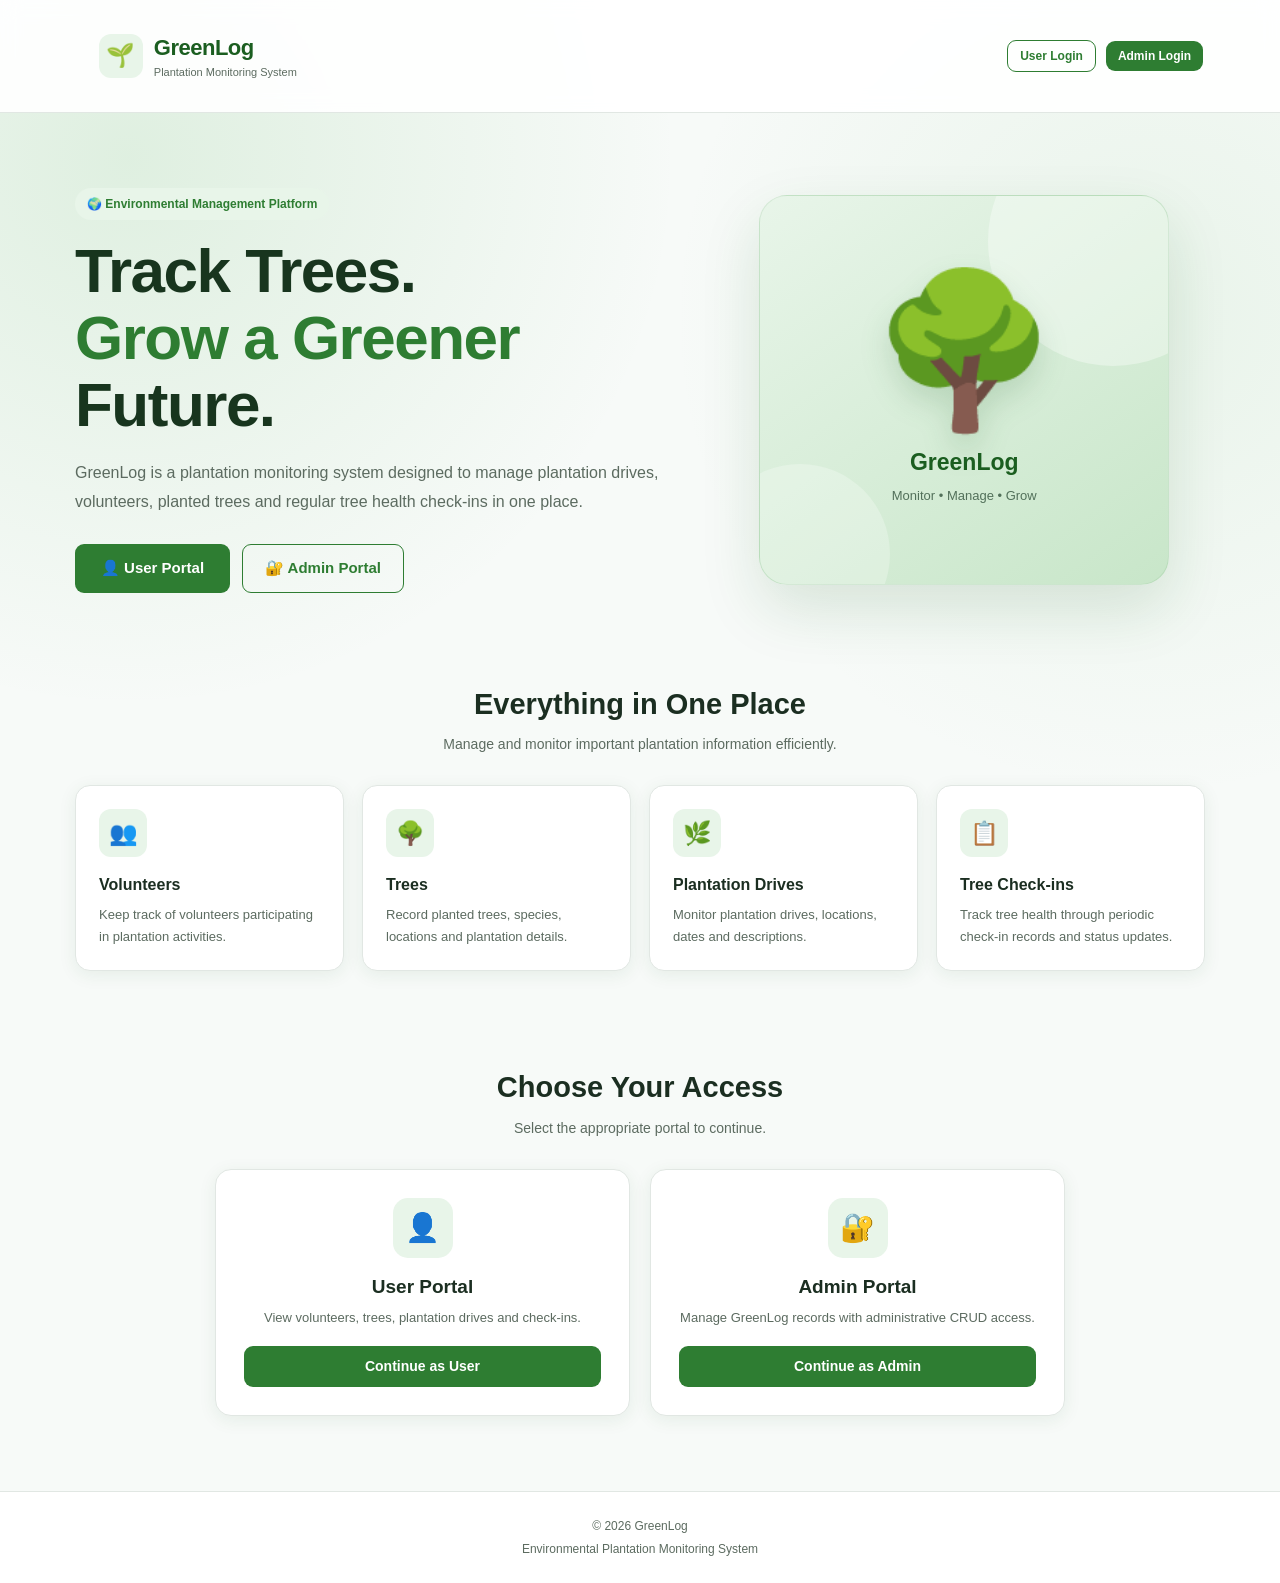
<file: src/main/resources/static/user/dashboard.html>
<!DOCTYPE html>
<html lang="en">
<head>
    <meta charset="UTF-8">
    <meta name="viewport" content="width=device-width, initial-scale=1.0">
    <title>GreenLog | User Dashboard</title>
    <link rel="stylesheet" href="../css/style.css">
</head>
<body>

<div class="app-layout">

    <!-- ================= SIDEBAR ================= -->
    <aside class="sidebar">
        <div class="sidebar-logo">
            <div class="sidebar-logo-icon">🌱</div>
            <div class="sidebar-logo-text">GreenLog</div>
        </div>

        <nav class="sidebar-nav">
            <div class="nav-section-title">Overview</div>
            <a href="dashboard.html" class="nav-link active">
                <span class="nav-icon">📊</span>
                Dashboard
            </a>

            <div class="nav-section-title">GreenLog Data</div>
            <a href="volunteers.html" class="nav-link">
                <span class="nav-icon">👥</span>
                Volunteers
            </a>
            <a href="trees.html" class="nav-link">
                <span class="nav-icon">🌳</span>
                Trees
            </a>
            <a href="drives.html" class="nav-link">
                <span class="nav-icon">🌿</span>
                Plantation Drives
            </a>
            <a href="checkins.html" class="nav-link">
                <span class="nav-icon">📋</span>
                Check-ins
            </a>
        </nav>

        <div class="sidebar-footer">
            <button class="logout-btn" data-logout>
                🚪 Logout
            </button>
        </div>
    </aside>

    <!-- ================= MAIN CONTENT ================= -->
    <main class="main-content">

        <!-- TOPBAR -->
        <header class="topbar">
            <div>
                <div class="page-title">User Dashboard</div>
                <div class="page-subtitle">GreenLog plantation monitoring system</div>
            </div>
            <div class="topbar-right">
                <div class="user-profile">
                    <div class="avatar">U</div>
                    <div>
                        <strong data-user-name>User</strong>
                        <div class="text-muted" style="font-size:12px;" data-user-role>User</div>
                    </div>
                </div>
            </div>
        </header>

        <!-- CONTENT -->
        <section class="content">

            <!-- STAT CARDS -->
            <div class="stats-grid">
                <div class="stat-card">
                    <div class="stat-card-header">
                        <div>
                            <div class="stat-label">Total Volunteers</div>
                            <div class="stat-value" id="volunteerCount">...</div>
                        </div>
                        <div class="stat-icon">👥</div>
                    </div>
                </div>

                <div class="stat-card">
                    <div class="stat-card-header">
                        <div>
                            <div class="stat-label">Total Trees</div>
                            <div class="stat-value" id="treeCount">...</div>
                        </div>
                        <div class="stat-icon">🌳</div>
                    </div>
                </div>

                <div class="stat-card">
                    <div class="stat-card-header">
                        <div>
                            <div class="stat-label">Plantation Drives</div>
                            <div class="stat-value" id="driveCount">...</div>
                        </div>
                        <div class="stat-icon">🌿</div>
                    </div>
                </div>

                <div class="stat-card">
                    <div class="stat-card-header">
                        <div>
                            <div class="stat-label">Total Check-ins</div>
                            <div class="stat-value" id="checkinCount">...</div>
                        </div>
                        <div class="stat-icon">📋</div>
                    </div>
                </div>
            </div>

            <!-- INFO & QUICK ACCESS -->
            <div class="grid-2 mb-4">
                <div class="card">
                    <div class="card-header">
                        <div class="card-title">🌱 About GreenLog</div>
                    </div>
                    <div class="card-body">
                        <p class="text-light">
                            GreenLog is an environmental monitoring system designed to track plantation drives,
                            volunteers, planted trees and tree health check-ins in one unified place.
                        </p>
                        <br>
                        <p class="text-light">
                            As a user, you have read-only access to inspect all plantation statistics and environmental records.
                        </p>
                    </div>
                </div>

                <div class="card">
                    <div class="card-header">
                        <div class="card-title">📌 Quick Access</div>
                    </div>
                    <div class="card-body">
                        <div class="flex gap-2" style="flex-wrap:wrap">
                            <a href="volunteers.html" class="btn btn-outline">👥 Volunteers</a>
                            <a href="trees.html" class="btn btn-outline">🌳 Trees</a>
                            <a href="drives.html" class="btn btn-outline">🌿 Drives</a>
                            <a href="checkins.html" class="btn btn-outline">📋 Check-ins</a>
                        </div>
                    </div>
                </div>
            </div>

            <!-- RECENT CHECK-INS TABLE -->
            <div class="card">
                <div class="card-header">
                    <div class="card-title">Recent Tree Check-ins</div>
                    <a href="checkins.html" class="btn btn-outline btn-sm">View All →</a>
                </div>
                <div class="table-wrapper">
                    <table>
                        <thead>
                            <tr>
                                <th>ID</th>
                                <th>Tree ID</th>
                                <th>Check-in Date</th>
                                <th>Status</th>
                                <th>Notes</th>
                            </tr>
                        </thead>
                        <tbody id="recentCheckins">
                            <tr>
                                <td colspan="5">
                                    <div class="loading">
                                        <div class="spinner"></div> Loading check-in records...
                                    </div>
                                </td>
                            </tr>
                        </tbody>
                    </table>
                </div>
            </div>

        </section>
    </main>
</div>

<script src="../js/core.js"></script>
<script>
    A.guard("user");

    async function loadDashboard() {
        try {
            const [volunteers, trees, drives, checkins] = await Promise.all([
                api("/api/volunteers"),
                api("/api/trees"),
                api("/api/drives"),
                api("/api/checkins")
            ]);

            document.getElementById("volunteerCount").textContent = number(volunteers?.length || 0);
            document.getElementById("treeCount").textContent = number(trees?.length || 0);
            document.getElementById("driveCount").textContent = number(drives?.length || 0);
            document.getElementById("checkinCount").textContent = number(checkins?.length || 0);

            const tbody = document.getElementById("recentCheckins");
            const list = Array.isArray(checkins) ? checkins : [];

            if (list.length === 0) {
                tbody.innerHTML = `
                    <tr>
                        <td colspan="5">
                            <div class="empty-state">
                                <div class="empty-state-icon">📋</div>
                                <div class="empty-state-title">No check-ins available</div>
                            </div>
                        </td>
                    </tr>
                `;
                return;
            }

            const recent = [...list]
                .sort((a, b) => new Date(b.checkInDate || b.check_in_date || 0) - new Date(a.checkInDate || a.check_in_date || 0))
                .slice(0, 5);

            tbody.innerHTML = recent.map(item => `
                <tr>
                    <td>#${esc(item.id)}</td>
                    <td>Tree #${esc(item.tree?.id ?? item.treeId ?? "-")}</td>
                    <td>${date(item.checkInDate ?? item.check_in_date)}</td>
                    <td>${statusBadge(item.status)}</td>
                    <td>${esc(item.notes || "-")}</td>
                </tr>
            `).join("");

        } catch (error) {
            console.error("Dashboard error:", error);
            showError(error);
        }
    }

    document.addEventListener("DOMContentLoaded", loadDashboard);
</script>

</body>
</html>
</file>
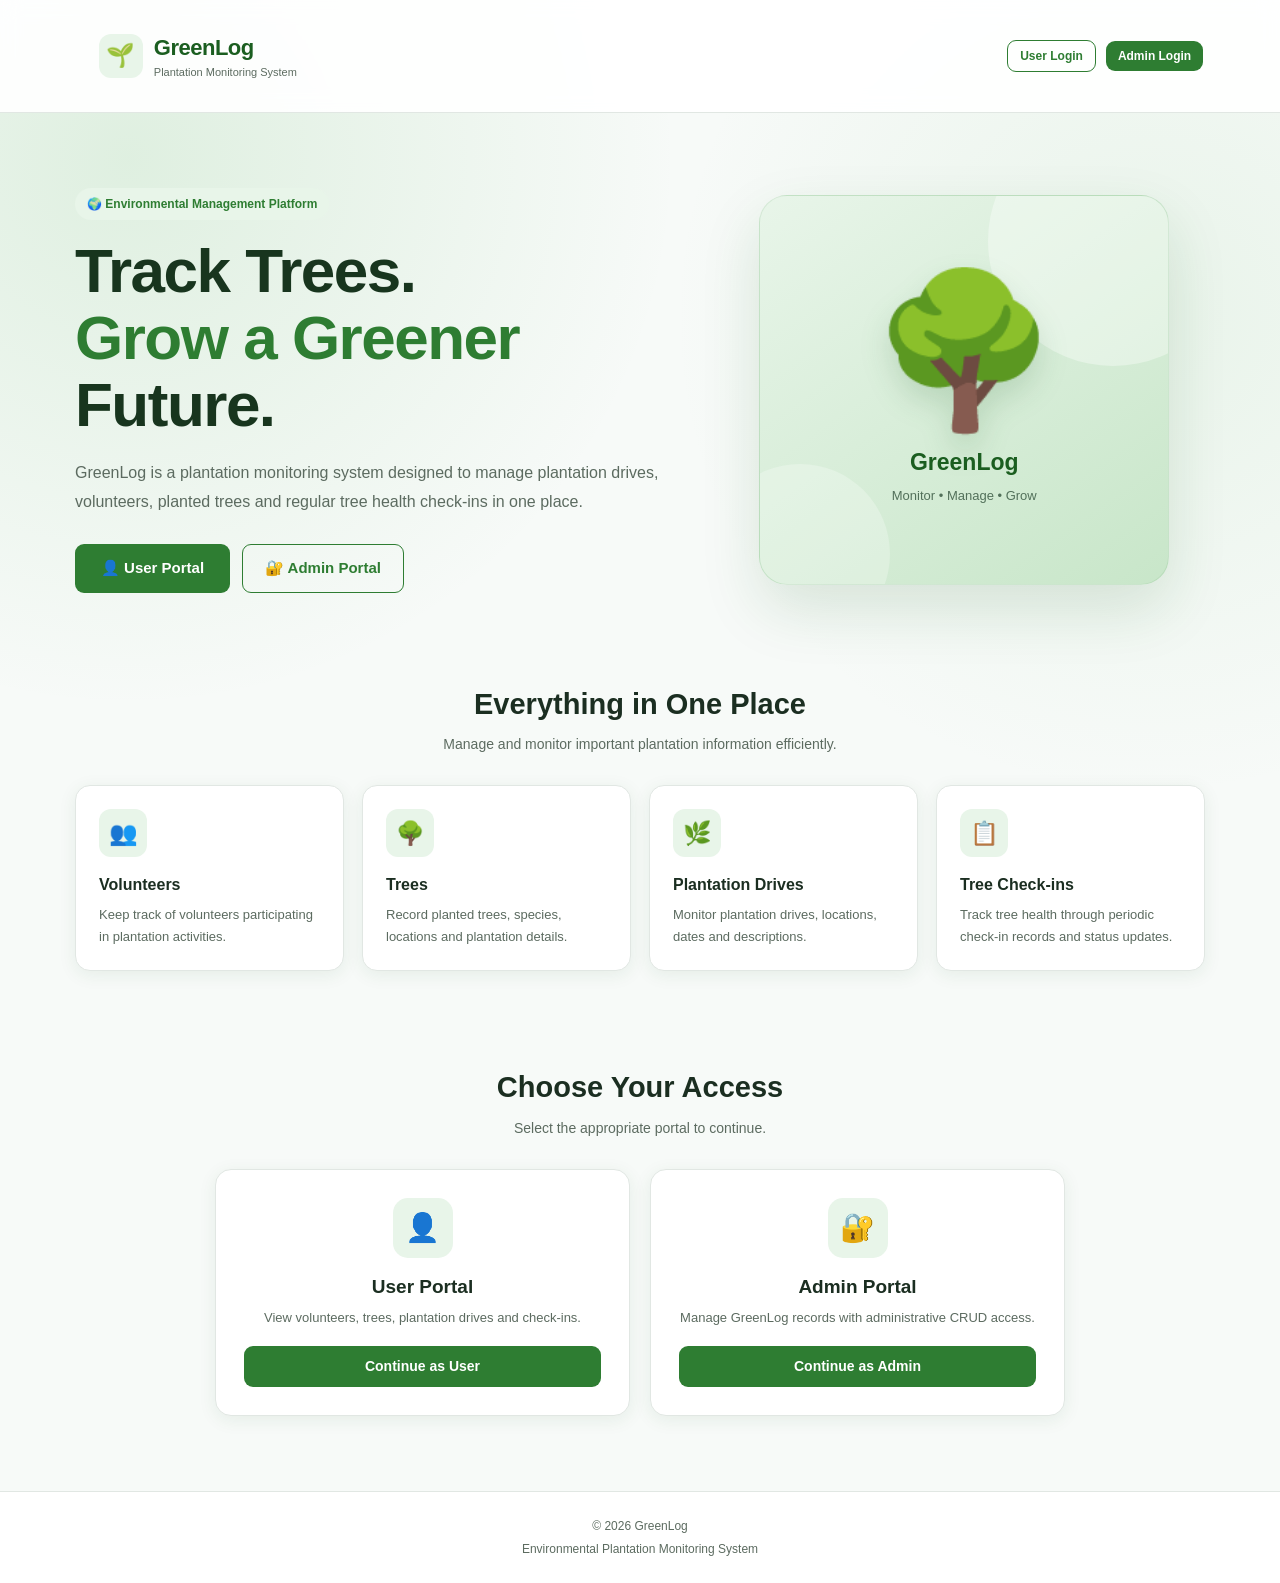
<file: src/main/resources/static/user/drives.html>
<!DOCTYPE html>
<html lang="en">
<head>
    <meta charset="UTF-8">
    <meta name="viewport" content="width=device-width, initial-scale=1.0">
    <title>GreenLog | User - Plantation Drives</title>
    <link rel="stylesheet" href="../css/style.css">
</head>
<body>

<div class="app-layout">

    <!-- ================= SIDEBAR ================= -->
    <aside class="sidebar">
        <div class="sidebar-logo">
            <div class="sidebar-logo-icon">🌱</div>
            <div class="sidebar-logo-text">GreenLog</div>
        </div>

        <nav class="sidebar-nav">
            <div class="nav-section-title">Overview</div>
            <a href="dashboard.html" class="nav-link">
                <span class="nav-icon">📊</span>
                Dashboard
            </a>

            <div class="nav-section-title">GreenLog Data</div>
            <a href="volunteers.html" class="nav-link">
                <span class="nav-icon">👥</span>
                Volunteers
            </a>
            <a href="trees.html" class="nav-link">
                <span class="nav-icon">🌳</span>
                Trees
            </a>
            <a href="drives.html" class="nav-link active">
                <span class="nav-icon">🌿</span>
                Plantation Drives
            </a>
            <a href="checkins.html" class="nav-link">
                <span class="nav-icon">📋</span>
                Check-ins
            </a>
        </nav>

        <div class="sidebar-footer">
            <button class="logout-btn" data-logout>
                🚪 Logout
            </button>
        </div>
    </aside>

    <!-- ================= MAIN CONTENT ================= -->
    <main class="main-content">

        <!-- TOPBAR -->
        <header class="topbar">
            <div>
                <div class="page-title">Plantation Drives</div>
                <div class="page-subtitle">View plantation drive information and statistics</div>
            </div>
            <div class="topbar-right">
                <div class="user-profile">
                    <div class="avatar">U</div>
                    <div>
                        <strong data-user-name>User</strong>
                        <div class="text-muted" style="font-size:12px;" data-user-role>User</div>
                    </div>
                </div>
            </div>
        </header>

        <!-- CONTENT -->
        <section class="content">

            <div class="page-head">
                <div>
                    <h2>Plantation Drive Directory</h2>
                    <p>Inspect environmental plantation events, dates, locations and survival metrics</p>
                </div>
            </div>

            <!-- TOOLBAR & SEARCH -->
            <div class="page-toolbar">
                <div class="toolbar-left">
                    <div class="search-box">
                        <span class="search-icon">🔍</span>
                        <input type="text" id="searchInput" placeholder="Search by drive name or location...">
                    </div>
                </div>
                <div class="toolbar-right">
                    <span class="badge badge-success" id="driveCountBadge">0 Drives</span>
                </div>
            </div>

            <!-- TABLE CARD -->
            <div class="card">
                <div class="table-wrapper">
                    <table>
                        <thead>
                            <tr>
                                <th>ID</th>
                                <th>Drive Name</th>
                                <th>Location</th>
                                <th>Event Date</th>
                                <th>Description</th>
                                <th style="text-align: right;">Action</th>
                            </tr>
                        </thead>
                        <tbody id="drivesTbody">
                            <tr>
                                <td colspan="6">
                                    <div class="loading">
                                        <div class="spinner"></div> Loading plantation drives...
                                    </div>
                                </td>
                            </tr>
                        </tbody>
                    </table>
                </div>
            </div>

        </section>
    </main>
</div>

<!-- ================= MODAL: DRIVE STATISTICS ================= -->
<div class="modal" id="statsModal">
    <div class="modal-box">
        <h2 id="statsModalTitle">📊 Drive Statistics</h2>
        <div id="statsModalBody">
            <div class="loading"><div class="spinner"></div> Calculating statistics...</div>
        </div>
        <div class="modal-actions">
            <button type="button" class="btn btn-secondary" onclick="closeModal('statsModal')">
                Close
            </button>
        </div>
    </div>
</div>

<script src="../js/core.js"></script>
<script>
    A.guard("user");

    let allDrives = [];

    async function loadDrives() {
        try {
            const data = await api("/api/drives");
            allDrives = Array.isArray(data) ? data : [];
            renderDrives(allDrives);
        } catch (error) {
            console.error("Error loading drives:", error);
            document.getElementById("drivesTbody").innerHTML = `
                <tr>
                    <td colspan="6">
                        <div class="empty-state text-danger">
                            <div class="empty-state-icon">⚠️</div>
                            <div class="empty-state-title">Unable to load plantation drives</div>
                            <div style="font-size:13px;">${esc(error.message || "Please try again later.")}</div>
                        </div>
                    </td>
                </tr>
            `;
        }
    }

    function renderDrives(drives) {
        const tbody = document.getElementById("drivesTbody");
        const countBadge = document.getElementById("driveCountBadge");

        countBadge.textContent = `${drives.length} Drive${drives.length === 1 ? '' : 's'}`;

        if (drives.length === 0) {
            tbody.innerHTML = `
                <tr>
                    <td colspan="6">
                        <div class="empty-state">
                            <div class="empty-state-icon">🌿</div>
                            <div class="empty-state-title">No plantation drives found</div>
                        </div>
                    </td>
                </tr>
            `;
            return;
        }

        tbody.innerHTML = drives.map(d => `
            <tr>
                <td>#${esc(d.id)}</td>
                <td><strong>${esc(d.name || "-")}</strong></td>
                <td>${esc(d.location || "-")}</td>
                <td>${date(d.date)}</td>
                <td>${esc(d.description || "-")}</td>
                <td>
                    <div class="table-actions" style="justify-content: flex-end;">
                        <button class="btn btn-success btn-sm" onclick="showDriveStats(${d.id})">
                            📊 View Stats
                        </button>
                    </div>
                </td>
            </tr>
        `).join("");
    }

    document.getElementById("searchInput").addEventListener("input", function() {
        const query = this.value.trim().toLowerCase();
        const filtered = allDrives.filter(d => 
            String(d.name || "").toLowerCase().includes(query) ||
            String(d.location || "").toLowerCase().includes(query) ||
            String(d.description || "").toLowerCase().includes(query) ||
            String(d.id || "").includes(query)
        );
        renderDrives(filtered);
    });

    async function showDriveStats(id) {
        const drive = allDrives.find(item => item.id == id);
        const titleText = drive ? `📊 Statistics - ${drive.name}` : `📊 Drive #${id} Statistics`;
        document.getElementById("statsModalTitle").textContent = titleText;

        const body = document.getElementById("statsModalBody");
        body.innerHTML = '<div class="loading"><div class="spinner"></div> Calculating statistics...</div>';
        openModal("statsModal");

        try {
            const [stats, survivalRate] = await Promise.all([
                api(`/api/drives/${id}/statistics`),
                api(`/api/drives/${id}/survival-rate`)
            ]);

            const total = stats.totalTrees ?? stats.treeCount ?? 0;
            const alive = stats.aliveTrees ?? stats.aliveCount ?? 0;
            const dead = stats.deadTrees ?? stats.deadCount ?? 0;
            const rate = typeof survivalRate === "number" ? survivalRate : (stats.survivalRate ?? 0);

            body.innerHTML = `
                <div style="margin-bottom: 20px;">
                    <div style="font-size:13px; color: var(--text-light);">Drive Location</div>
                    <div style="font-weight:700; font-size: 16px;">${esc(stats.driveName || drive?.name || "-")} (${esc(drive?.location || "-")})</div>
                </div>

                <div class="grid-2 mb-4">
                    <div class="stat-card" style="padding:15px;">
                        <div class="stat-label">Total Trees Planted</div>
                        <div class="stat-value">${number(total)}</div>
                    </div>
                    <div class="stat-card" style="padding:15px;">
                        <div class="stat-label">Survival Rate</div>
                        <div class="stat-value" style="color: var(--primary);">${percentage(rate)}</div>
                    </div>
                    <div class="stat-card" style="padding:15px;">
                        <div class="stat-label">Alive Trees</div>
                        <div class="stat-value" style="color: var(--success);">${number(alive)}</div>
                    </div>
                    <div class="stat-card" style="padding:15px;">
                        <div class="stat-label">Dead Trees</div>
                        <div class="stat-value" style="color: var(--danger);">${number(dead)}</div>
                    </div>
                </div>
            `;
        } catch (error) {
            console.error("Error loading drive stats:", error);
            body.innerHTML = `
                <div class="empty-state text-danger">
                    <div class="empty-state-icon">⚠️</div>
                    <div class="empty-state-title">Unable to load statistics</div>
                    <div style="font-size:13px;">${esc(error.message || "Please try again.")}</div>
                </div>
            `;
        }
    }

    document.addEventListener("DOMContentLoaded", loadDrives);
</script>

</body>
</html>
</file>
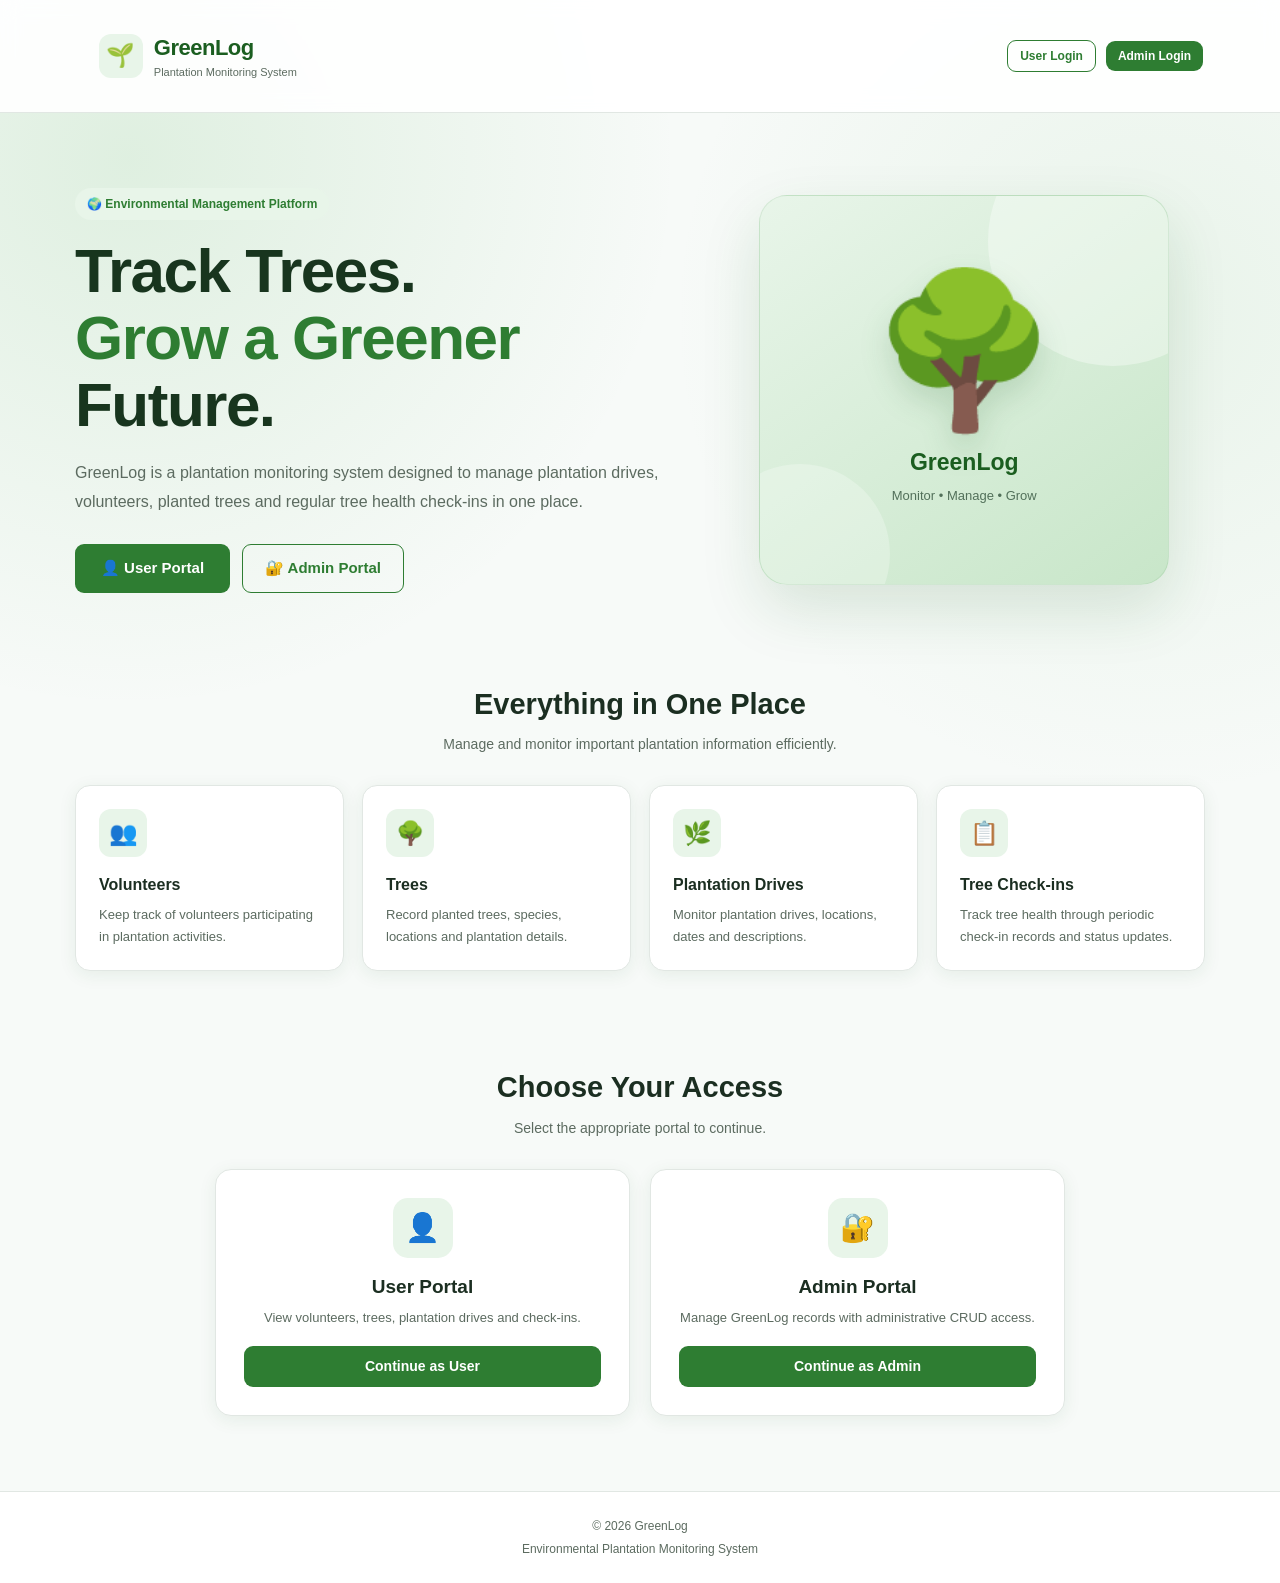
<file: src/main/resources/static/user/trees.html>
<!DOCTYPE html>
<html lang="en">
<head>
    <meta charset="UTF-8">
    <meta name="viewport" content="width=device-width, initial-scale=1.0">
    <title>GreenLog | User - Trees</title>
    <link rel="stylesheet" href="../css/style.css">
</head>
<body>

<div class="app-layout">

    <!-- ================= SIDEBAR ================= -->
    <aside class="sidebar">
        <div class="sidebar-logo">
            <div class="sidebar-logo-icon">🌱</div>
            <div class="sidebar-logo-text">GreenLog</div>
        </div>

        <nav class="sidebar-nav">
            <div class="nav-section-title">Overview</div>
            <a href="dashboard.html" class="nav-link">
                <span class="nav-icon">📊</span>
                Dashboard
            </a>

            <div class="nav-section-title">GreenLog Data</div>
            <a href="volunteers.html" class="nav-link">
                <span class="nav-icon">👥</span>
                Volunteers
            </a>
            <a href="trees.html" class="nav-link active">
                <span class="nav-icon">🌳</span>
                Trees
            </a>
            <a href="drives.html" class="nav-link">
                <span class="nav-icon">🌿</span>
                Plantation Drives
            </a>
            <a href="checkins.html" class="nav-link">
                <span class="nav-icon">📋</span>
                Check-ins
            </a>
        </nav>

        <div class="sidebar-footer">
            <button class="logout-btn" data-logout>
                🚪 Logout
            </button>
        </div>
    </aside>

    <!-- ================= MAIN CONTENT ================= -->
    <main class="main-content">

        <!-- TOPBAR -->
        <header class="topbar">
            <div>
                <div class="page-title">Trees</div>
                <div class="page-subtitle">View planted tree records and species information</div>
            </div>
            <div class="topbar-right">
                <div class="user-profile">
                    <div class="avatar">U</div>
                    <div>
                        <strong data-user-name>User</strong>
                        <div class="text-muted" style="font-size:12px;" data-user-role>User</div>
                    </div>
                </div>
            </div>
        </header>

        <!-- CONTENT -->
        <section class="content">

            <div class="page-head">
                <div>
                    <h2>Tree Directory</h2>
                    <p>Browse tree inventory records, plantation locations, and volunteer contributions</p>
                </div>
                <button class="btn btn-outline" onclick="openLeaderboardModal()">
                    🏆 Volunteer Leaderboard
                </button>
            </div>

            <!-- TOOLBAR & SEARCH & FILTER TABS -->
            <div class="page-toolbar">
                <div class="toolbar-left" style="flex-wrap: wrap;">
                    <div class="search-box">
                        <span class="search-icon">🔍</span>
                        <input type="text" id="searchInput" placeholder="Search by species, location, volunteer or drive...">
                    </div>
                    <button class="btn btn-outline btn-sm" id="filterAllBtn" onclick="setFilterMode('all')">
                        All Trees
                    </button>
                    <button class="btn btn-secondary btn-sm" id="filterDueBtn" onclick="setFilterMode('due')">
                        ⏰ Due For Check-in
                    </button>
                </div>
                <div class="toolbar-right">
                    <span class="badge badge-success" id="treeCountBadge">0 Trees</span>
                </div>
            </div>

            <!-- TABLE CARD -->
            <div class="card">
                <div class="table-wrapper">
                    <table>
                        <thead>
                            <tr>
                                <th>ID</th>
                                <th>Species</th>
                                <th>Location</th>
                                <th>Date Planted</th>
                                <th>Volunteer</th>
                                <th>Plantation Drive</th>
                            </tr>
                        </thead>
                        <tbody id="treesTbody">
                            <tr>
                                <td colspan="6">
                                    <div class="loading">
                                        <div class="spinner"></div> Loading tree records...
                                    </div>
                                </td>
                            </tr>
                        </tbody>
                    </table>
                </div>
            </div>

        </section>
    </main>
</div>

<!-- ================= MODAL: LEADERBOARD ================= -->
<div class="modal" id="leaderboardModal">
    <div class="modal-box">
        <h2>🏆 Volunteer Leaderboard</h2>
        <p class="text-light mb-3" style="font-size:13px;">Volunteers ranked by total trees planted</p>
        <div id="leaderboardContent">
            <div class="loading"><div class="spinner"></div> Loading leaderboard...</div>
        </div>
        <div class="modal-actions">
            <button type="button" class="btn btn-secondary" onclick="closeModal('leaderboardModal')">
                Close
            </button>
        </div>
    </div>
</div>

<script src="../js/core.js"></script>
<script>
    A.guard("user");

    let allTrees = [];
    let currentFilterMode = "all";

    async function loadTrees() {
        try {
            let data;
            if (currentFilterMode === "due") {
                data = await api("/api/trees/due-for-checkin");
            } else {
                data = await api("/api/trees");
            }
            allTrees = Array.isArray(data) ? data : [];
            renderTrees(allTrees);
        } catch (error) {
            console.error("Error loading trees:", error);
            document.getElementById("treesTbody").innerHTML = `
                <tr>
                    <td colspan="6">
                        <div class="empty-state text-danger">
                            <div class="empty-state-icon">⚠️</div>
                            <div class="empty-state-title">Unable to load trees</div>
                            <div style="font-size:13px;">${esc(error.message || "Please try again later.")}</div>
                        </div>
                    </td>
                </tr>
            `;
        }
    }

    function renderTrees(trees) {
        const tbody = document.getElementById("treesTbody");
        const countBadge = document.getElementById("treeCountBadge");

        countBadge.textContent = `${trees.length} Tree${trees.length === 1 ? '' : 's'}`;

        if (trees.length === 0) {
            tbody.innerHTML = `
                <tr>
                    <td colspan="6">
                        <div class="empty-state">
                            <div class="empty-state-icon">🌳</div>
                            <div class="empty-state-title">No tree records found</div>
                        </div>
                    </td>
                </tr>
            `;
            return;
        }

        tbody.innerHTML = trees.map(t => {
            const vName = t.volunteer?.name || t.volunteerName || (t.volunteer?.id ? `Volunteer #${t.volunteer.id}` : "-");
            const dName = t.plantationDrive?.name || t.driveName || (t.plantationDrive?.id ? `Drive #${t.plantationDrive.id}` : "-");
            const dateStr = date(t.datePlanted || t.date_planted);

            return `
                <tr>
                    <td>#${esc(t.id)}</td>
                    <td><strong>${esc(t.species || "-")}</strong></td>
                    <td>${esc(t.location || "-")}</td>
                    <td>${dateStr}</td>
                    <td>${esc(vName)}</td>
                    <td>${esc(dName)}</td>
                </tr>
            `;
        }).join("");
    }

    function setFilterMode(mode) {
        currentFilterMode = mode;
        const allBtn = document.getElementById("filterAllBtn");
        const dueBtn = document.getElementById("filterDueBtn");

        if (mode === "due") {
            allBtn.className = "btn btn-secondary btn-sm";
            dueBtn.className = "btn btn-outline btn-sm";
        } else {
            allBtn.className = "btn btn-outline btn-sm";
            dueBtn.className = "btn btn-secondary btn-sm";
        }
        loadTrees();
    }

    document.getElementById("searchInput").addEventListener("input", function() {
        const query = this.value.trim().toLowerCase();
        const filtered = allTrees.filter(t => {
            const vName = t.volunteer?.name || "";
            const dName = t.plantationDrive?.name || "";
            return (
                String(t.species || "").toLowerCase().includes(query) ||
                String(t.location || "").toLowerCase().includes(query) ||
                String(vName).toLowerCase().includes(query) ||
                String(dName).toLowerCase().includes(query) ||
                String(t.id || "").includes(query)
            );
        });
        renderTrees(filtered);
    });

    async function openLeaderboardModal() {
        openModal("leaderboardModal");
        const container = document.getElementById("leaderboardContent");
        container.innerHTML = '<div class="loading"><div class="spinner"></div> Loading leaderboard...</div>';

        try {
            const data = await api("/api/trees/leaderboard");
            if (!data || Object.keys(data).length === 0) {
                container.innerHTML = '<div class="empty-state">No leaderboard records available.</div>';
                return;
            }

            const entries = Object.entries(data).sort((a, b) => b[1] - a[1]);
            container.innerHTML = `
                <table style="width:100%;">
                    <thead>
                        <tr>
                            <th>Rank</th>
                            <th>Volunteer</th>
                            <th style="text-align:right;">Trees Planted</th>
                        </tr>
                    </thead>
                    <tbody>
                        ${entries.map(([name, count], index) => `
                            <tr>
                                <td><strong>#${index + 1}</strong></td>
                                <td>${esc(name)}</td>
                                <td style="text-align:right;"><strong>${count}</strong></td>
                            </tr>
                        `).join("")}
                    </tbody>
                </table>
            `;
        } catch (error) {
            console.error("Leaderboard error:", error);
            container.innerHTML = `<div class="empty-state text-danger">Unable to load leaderboard.</div>`;
        }
    }

    document.addEventListener("DOMContentLoaded", loadTrees);
</script>

</body>
</html>
</file>
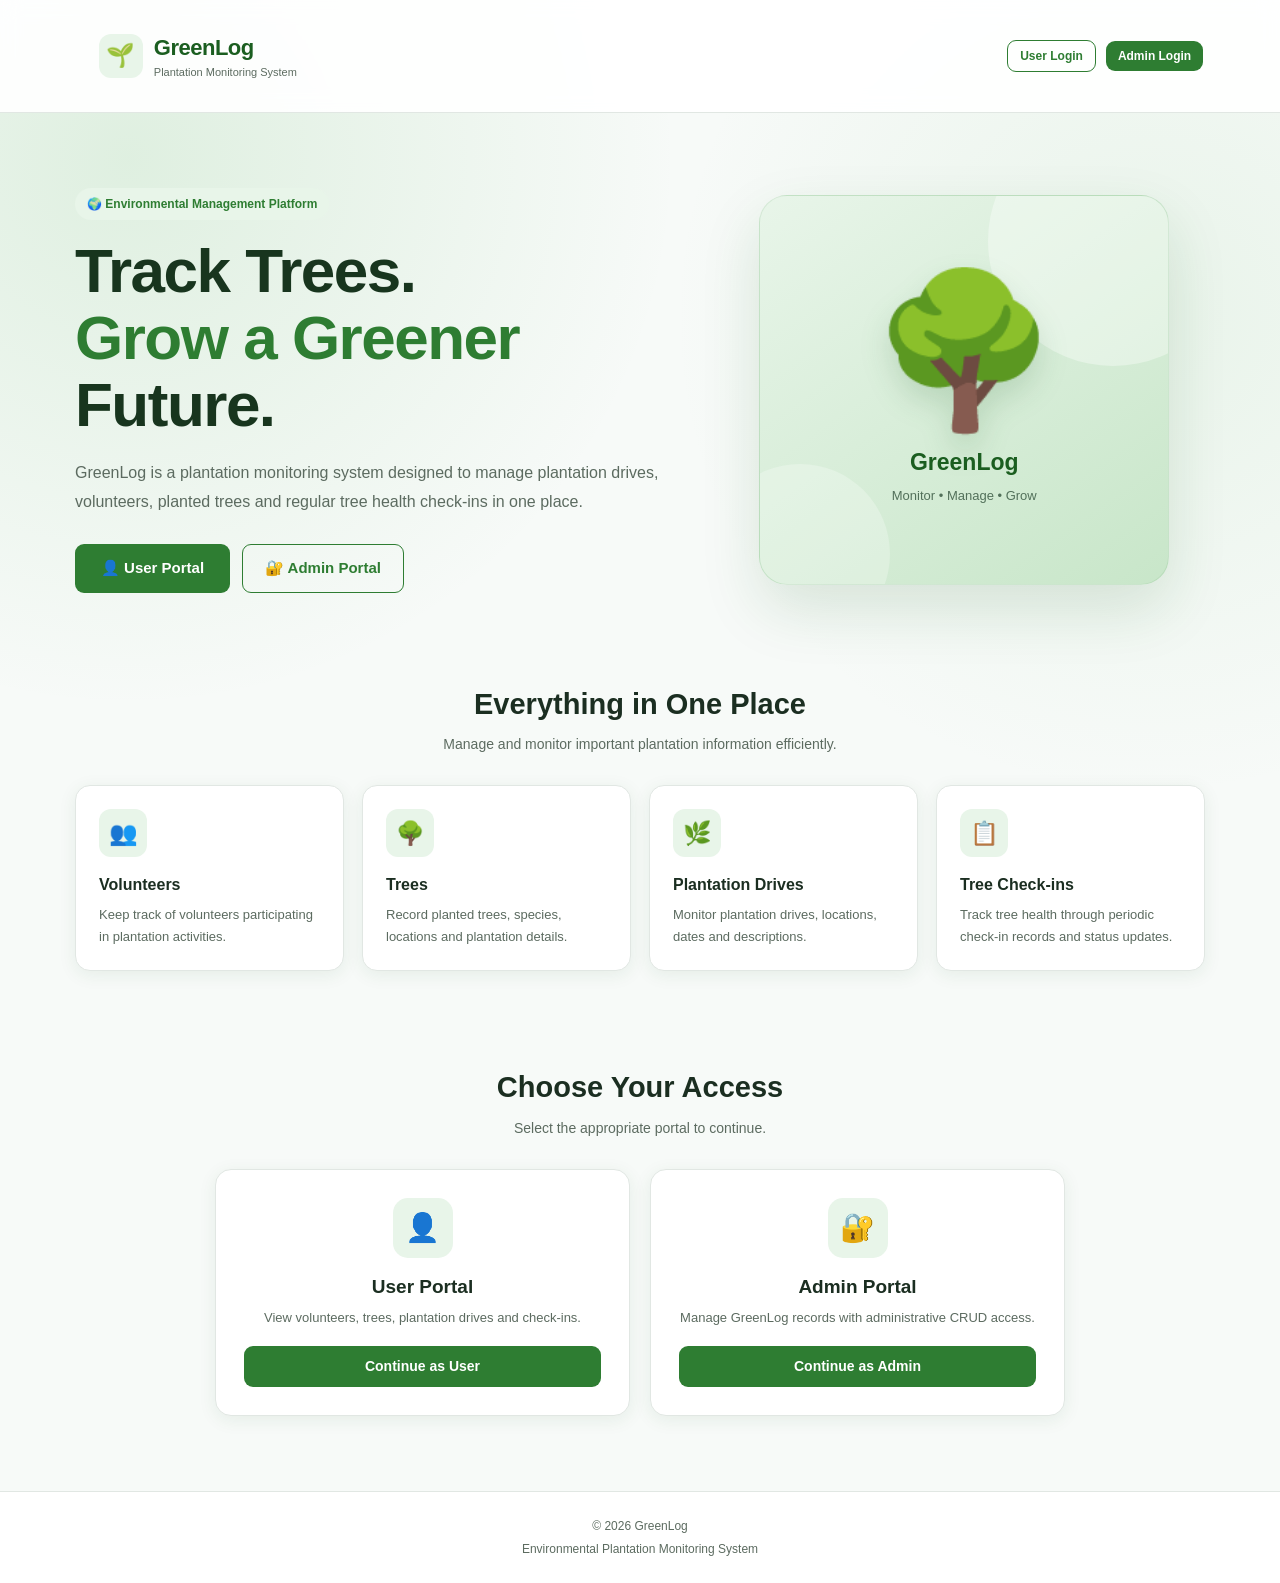
<file: src/main/resources/static/user/volunteers.html>
<!DOCTYPE html>
<html lang="en">
<head>
    <meta charset="UTF-8">
    <meta name="viewport" content="width=device-width, initial-scale=1.0">
    <title>GreenLog | User - Volunteers</title>
    <link rel="stylesheet" href="../css/style.css">
</head>
<body>

<div class="app-layout">

    <!-- ================= SIDEBAR ================= -->
    <aside class="sidebar">
        <div class="sidebar-logo">
            <div class="sidebar-logo-icon">🌱</div>
            <div class="sidebar-logo-text">GreenLog</div>
        </div>

        <nav class="sidebar-nav">
            <div class="nav-section-title">Overview</div>
            <a href="dashboard.html" class="nav-link">
                <span class="nav-icon">📊</span>
                Dashboard
            </a>

            <div class="nav-section-title">GreenLog Data</div>
            <a href="volunteers.html" class="nav-link active">
                <span class="nav-icon">👥</span>
                Volunteers
            </a>
            <a href="trees.html" class="nav-link">
                <span class="nav-icon">🌳</span>
                Trees
            </a>
            <a href="drives.html" class="nav-link">
                <span class="nav-icon">🌿</span>
                Plantation Drives
            </a>
            <a href="checkins.html" class="nav-link">
                <span class="nav-icon">📋</span>
                Check-ins
            </a>
        </nav>

        <div class="sidebar-footer">
            <button class="logout-btn" data-logout>
                🚪 Logout
            </button>
        </div>
    </aside>

    <!-- ================= MAIN CONTENT ================= -->
    <main class="main-content">

        <!-- TOPBAR -->
        <header class="topbar">
            <div>
                <div class="page-title">Volunteers</div>
                <div class="page-subtitle">View GreenLog registered volunteers</div>
            </div>
            <div class="topbar-right">
                <div class="user-profile">
                    <div class="avatar">U</div>
                    <div>
                        <strong data-user-name>User</strong>
                        <div class="text-muted" style="font-size:12px;" data-user-role>User</div>
                    </div>
                </div>
            </div>
        </header>

        <!-- CONTENT -->
        <section class="content">

            <div class="page-head">
                <div>
                    <h2>Volunteer Directory</h2>
                    <p>Browse volunteer profiles participating in environmental initiatives</p>
                </div>
            </div>

            <!-- TOOLBAR & SEARCH -->
            <div class="page-toolbar">
                <div class="toolbar-left">
                    <div class="search-box">
                        <span class="search-icon">🔍</span>
                        <input type="text" id="searchInput" placeholder="Search by name or email...">
                    </div>
                </div>
                <div class="toolbar-right">
                    <span class="badge badge-success" id="volunteerCountBadge">0 Volunteers</span>
                </div>
            </div>

            <!-- TABLE CARD -->
            <div class="card">
                <div class="table-wrapper">
                    <table>
                        <thead>
                            <tr>
                                <th>ID</th>
                                <th>Volunteer Name</th>
                                <th>Email Address</th>
                            </tr>
                        </thead>
                        <tbody id="volunteersTbody">
                            <tr>
                                <td colspan="3">
                                    <div class="loading">
                                        <div class="spinner"></div> Loading volunteers...
                                    </div>
                                </td>
                            </tr>
                        </tbody>
                    </table>
                </div>
            </div>

        </section>
    </main>
</div>

<script src="../js/core.js"></script>
<script>
    A.guard("user");

    let allVolunteers = [];

    async function loadVolunteers() {
        try {
            const data = await api("/api/volunteers");
            allVolunteers = Array.isArray(data) ? data : [];
            renderVolunteers(allVolunteers);
        } catch (error) {
            console.error("Error loading volunteers:", error);
            document.getElementById("volunteersTbody").innerHTML = `
                <tr>
                    <td colspan="3">
                        <div class="empty-state text-danger">
                            <div class="empty-state-icon">⚠️</div>
                            <div class="empty-state-title">Unable to load volunteers</div>
                            <div style="font-size:13px;">${esc(error.message || "Please try again later.")}</div>
                        </div>
                    </td>
                </tr>
            `;
        }
    }

    function renderVolunteers(volunteers) {
        const tbody = document.getElementById("volunteersTbody");
        const countBadge = document.getElementById("volunteerCountBadge");

        countBadge.textContent = `${volunteers.length} Volunteer${volunteers.length === 1 ? '' : 's'}`;

        if (volunteers.length === 0) {
            tbody.innerHTML = `
                <tr>
                    <td colspan="3">
                        <div class="empty-state">
                            <div class="empty-state-icon">👥</div>
                            <div class="empty-state-title">No volunteers found</div>
                        </div>
                    </td>
                </tr>
            `;
            return;
        }

        tbody.innerHTML = volunteers.map(v => `
            <tr>
                <td>#${esc(v.id)}</td>
                <td>
                    <div class="person">
                        <div class="avatar" style="margin-right:10px;">${initials(v.name)}</div>
                        <strong>${esc(v.name || "-")}</strong>
                    </div>
                </td>
                <td class="email">${esc(v.email || "-")}</td>
            </tr>
        `).join("");
    }

    document.getElementById("searchInput").addEventListener("input", function() {
        const query = this.value.trim().toLowerCase();
        const filtered = allVolunteers.filter(v => 
            String(v.name || "").toLowerCase().includes(query) ||
            String(v.email || "").toLowerCase().includes(query) ||
            String(v.id || "").includes(query)
        );
        renderVolunteers(filtered);
    });

    document.addEventListener("DOMContentLoaded", loadVolunteers);
</script>

</body>
</html>
</file>
<file: src/main/resources/static/css/style.css>
/* =========================================================
   GREENLOG - GLOBAL STYLESHEET
   Unified Design System for Admin & User Interfaces
   ========================================================= */

:root {
    --primary: #2e7d32;
    --primary-dark: #1b5e20;
    --primary-light: #e8f5e9;

    --secondary: #4caf50;
    --accent: #81c784;

    --success: #2e7d32;
    --warning: #f9a825;
    --danger: #d32f2f;
    --info: #1976d2;

    --bg: #f4f7f5;
    --surface: #ffffff;
    --border: #e1e7e3;

    --text: #1b2e21;
    --text-light: #5c6b60;
    --text-muted: #8a968d;

    --sidebar-width: 260px;
    --radius: 12px;
    --shadow: 0 4px 18px rgba(27, 94, 32, 0.08);
    --shadow-lg: 0 12px 36px rgba(27, 94, 32, 0.14);
    --transition: 0.2s ease;
}

/* =========================================================
   RESET & BASE STYLES
   ========================================================= */

* {
    margin: 0;
    padding: 0;
    box-sizing: border-box;
}

html {
    scroll-behavior: smooth;
}

body {
    font-family: -apple-system, BlinkMacSystemFont, "Segoe UI", Roboto, Oxygen, Ubuntu, Cantarell, "Helvetica Neue", sans-serif;
    background: var(--bg);
    color: var(--text);
    line-height: 1.5;
    min-height: 100vh;
}

a {
    color: inherit;
    text-decoration: none;
}

button, input, select, textarea {
    font: inherit;
}

button {
    cursor: pointer;
    border: none;
    outline: none;
}

img {
    max-width: 100%;
    display: block;
}

/* =========================================================
   SCROLLBAR
   ========================================================= */

::-webkit-scrollbar {
    width: 8px;
    height: 8px;
}

::-webkit-scrollbar-track {
    background: #edf1ee;
}

::-webkit-scrollbar-thumb {
    background: #b7c4ba;
    border-radius: 10px;
}

::-webkit-scrollbar-thumb:hover {
    background: #8fa092;
}

/* =========================================================
   LOGIN PAGES
   ========================================================= */

.login-page {
    min-height: 100vh;
    display: flex;
    align-items: center;
    justify-content: center;
    padding: 24px;
    background: radial-gradient(circle at top left, rgba(76, 175, 80, 0.18), transparent 40%),
                linear-gradient(135deg, #e8f5e9, #f7faf8);
}

.login-container {
    width: 100%;
    max-width: 440px;
}

.login-card {
    background: var(--surface);
    border-radius: 20px;
    padding: 36px 32px;
    box-shadow: 0 15px 45px rgba(27, 94, 32, 0.12);
    border: 1px solid rgba(46, 125, 50, 0.08);
}

.login-logo {
    width: 68px;
    height: 68px;
    border-radius: 18px;
    display: flex;
    align-items: center;
    justify-content: center;
    margin: 0 auto 18px;
    background: var(--primary-light);
    font-size: 34px;
}

.login-title {
    text-align: center;
    font-size: 28px;
    font-weight: 800;
    color: var(--primary-dark);
    margin-bottom: 4px;
}

.login-subtitle {
    text-align: center;
    color: var(--text-light);
    margin-bottom: 24px;
    font-size: 14px;
}

.login-form {
    display: flex;
    flex-direction: column;
    gap: 16px;
}

.login-footer {
    text-align: center;
    margin-top: 24px;
    color: var(--text-light);
    font-size: 13px;
}

/* =========================================================
   FORM CONTROLS
   ========================================================= */

.form-group, .field {
    display: flex;
    flex-direction: column;
    gap: 6px;
    margin-bottom: 14px;
}

.form-label, label {
    font-size: 13px;
    font-weight: 650;
    color: var(--text);
}

input, select, textarea {
    width: 100%;
    border: 1px solid var(--border);
    border-radius: 10px;
    background: #fff;
    color: var(--text);
    padding: 11px 14px;
    outline: none;
    transition: var(--transition);
}

input::placeholder, textarea::placeholder {
    color: var(--text-muted);
}

input:focus, select:focus, textarea:focus {
    border-color: var(--primary);
    box-shadow: 0 0 0 3px rgba(46, 125, 50, 0.12);
}

textarea {
    min-height: 95px;
    resize: vertical;
}

.form-row {
    display: grid;
    grid-template-columns: repeat(2, 1fr);
    gap: 16px;
}

/* =========================================================
   BUTTONS
   ========================================================= */

.btn {
    border: none;
    border-radius: 9px;
    padding: 10px 18px;
    display: inline-flex;
    align-items: center;
    justify-content: center;
    gap: 8px;
    font-weight: 650;
    font-size: 14px;
    transition: var(--transition);
}

.btn:hover {
    transform: translateY(-1px);
    box-shadow: 0 4px 12px rgba(0,0,0,0.08);
}

.btn:active {
    transform: translateY(0);
}

.btn-primary, .primary {
    background: var(--primary);
    color: white;
}

.btn-primary:hover, .primary:hover {
    background: var(--primary-dark);
}

.btn-success {
    background: #e8f5e9;
    color: var(--success);
}

.btn-warning {
    background: #fff8e1;
    color: #8d6e00;
}

.btn-danger, .btn-delete, .delete {
    background: #ffebee;
    color: var(--danger);
}

.btn-delete:hover, .delete:hover {
    background: #ffcdd2;
}

.btn-edit, .edit {
    background: #e3f2fd;
    color: #1565c0;
}

.btn-edit:hover, .edit:hover {
    background: #bbdefb;
}

.btn-secondary, .cancel, .btn-cancel {
    background: #eef2ef;
    color: var(--text);
}

.btn-secondary:hover, .cancel:hover, .btn-cancel:hover {
    background: #e2e8e4;
}

.btn-outline {
    background: transparent;
    border: 1px solid var(--primary);
    color: var(--primary);
}

.btn-outline:hover {
    background: var(--primary-light);
}

.btn-block {
    width: 100%;
}

.btn-sm {
    padding: 6px 12px;
    font-size: 12px;
}

.btn-lg {
    padding: 12px 22px;
    font-size: 15px;
}

/* =========================================================
   APP LAYOUT (ADMIN + USER)
   ========================================================= */

.app-layout, .layout, .admin-layout {
    min-height: 100vh;
    display: flex;
}

.sidebar, .admin-sidebar {
    position: fixed;
    left: 0;
    top: 0;
    bottom: 0;
    width: var(--sidebar-width);
    background: linear-gradient(180deg, #124219 0%, #0c3011 100%);
    color: white;
    display: flex;
    flex-direction: column;
    z-index: 1000;
    box-shadow: 4px 0 20px rgba(0, 0, 0, 0.08);
}

.sidebar-logo, .brand {
    height: 76px;
    padding: 0 22px;
    display: flex;
    align-items: center;
    gap: 12px;
    border-bottom: 1px solid rgba(255,255,255,0.10);
}

.sidebar-logo-icon, .brand-icon {
    width: 40px;
    height: 40px;
    border-radius: 10px;
    display: flex;
    align-items: center;
    justify-content: center;
    background: rgba(255,255,255,0.14);
    font-size: 22px;
}

.sidebar-logo-text, .brand-name {
    font-size: 21px;
    font-weight: 800;
    letter-spacing: -0.5px;
}

.sidebar-nav, .sidebar-menu, .nav {
    flex: 1;
    padding: 20px 12px;
    overflow-y: auto;
}

.nav-section-title, .menu-title {
    color: rgba(255,255,255,0.48);
    font-size: 10px;
    font-weight: 700;
    text-transform: uppercase;
    letter-spacing: 1px;
    padding: 0 12px;
    margin-bottom: 8px;
    margin-top: 14px;
}

.nav-link, .menu-link, .nav a {
    display: flex;
    align-items: center;
    gap: 12px;
    padding: 11px 14px;
    margin-bottom: 4px;
    border-radius: 9px;
    color: rgba(255,255,255,0.78);
    font-size: 14px;
    font-weight: 600;
    transition: var(--transition);
}

.nav-link:hover, .menu-link:hover, .nav a:hover {
    background: rgba(255,255,255,0.10);
    color: white;
}

.nav-link.active, .menu-link.active, .nav a.active {
    background: rgba(255,255,255,0.16);
    color: white;
    font-weight: 700;
}

.nav-icon, .menu-icon {
    width: 22px;
    text-align: center;
}

.sidebar-footer, .sidebar-bottom {
    padding: 16px;
    border-top: 1px solid rgba(255,255,255,0.10);
}

.logout-btn, .logout {
    width: 100%;
    padding: 10px;
    background: rgba(255,255,255,0.08);
    border: 1px solid rgba(255,255,255,0.15);
    color: white;
    border-radius: 9px;
    cursor: pointer;
    font-weight: 600;
    font-size: 13px;
    transition: var(--transition);
}

.logout-btn:hover, .logout:hover {
    background: rgba(255,255,255,0.16);
}

/* =========================================================
   MAIN CONTENT AREA
   ========================================================= */

.main-content, .main, .admin-main {
    margin-left: var(--sidebar-width);
    width: calc(100% - var(--sidebar-width));
    min-height: 100vh;
}

.topbar {
    height: 76px;
    background: var(--surface);
    border-bottom: 1px solid var(--border);
    display: flex;
    align-items: center;
    justify-content: space-between;
    padding: 0 28px;
    position: sticky;
    top: 0;
    z-index: 100;
}

.page-title, .topbar h1 {
    font-size: 22px;
    font-weight: 800;
    color: var(--text);
}

.page-subtitle, .topbar p {
    color: var(--text-light);
    font-size: 13px;
    margin-top: 2px;
}

.topbar-right {
    display: flex;
    align-items: center;
    gap: 14px;
}

.user-profile {
    display: flex;
    align-items: center;
    gap: 10px;
}

.avatar {
    width: 38px;
    height: 38px;
    border-radius: 50%;
    display: flex;
    align-items: center;
    justify-content: center;
    background: var(--primary-light);
    color: var(--primary);
    font-weight: 750;
}

.admin-badge {
    background: #eef8f0;
    color: #17652b;
    padding: 8px 14px;
    border-radius: 20px;
    font-size: 13px;
    font-weight: 600;
}

.content {
    padding: 28px;
}

.page-head {
    display: flex;
    justify-content: space-between;
    align-items: center;
    margin-bottom: 22px;
}

.page-head h2 {
    font-size: 20px;
    font-weight: 750;
}

.page-head p {
    color: var(--text-light);
    font-size: 13px;
    margin-top: 3px;
}

/* =========================================================
   CARDS & STATS
   ========================================================= */

.stats-grid {
    display: grid;
    grid-template-columns: repeat(4, 1fr);
    gap: 18px;
    margin-bottom: 25px;
}

.stat-card {
    background: var(--surface);
    border: 1px solid var(--border);
    border-radius: var(--radius);
    padding: 20px;
    box-shadow: var(--shadow);
    transition: var(--transition);
}

.stat-card:hover {
    transform: translateY(-2px);
    box-shadow: var(--shadow-lg);
}

.stat-card-header {
    display: flex;
    align-items: center;
    justify-content: space-between;
}

.stat-icon {
    width: 48px;
    height: 48px;
    border-radius: 12px;
    display: flex;
    align-items: center;
    justify-content: center;
    background: var(--primary-light);
    color: var(--primary);
    font-size: 22px;
}

.stat-label {
    color: var(--text-light);
    font-size: 13px;
    margin-bottom: 4px;
}

.stat-value {
    font-size: 28px;
    font-weight: 800;
    color: var(--text);
}

.card, .panel, .table-card {
    background: var(--surface);
    border: 1px solid var(--border);
    border-radius: var(--radius);
    box-shadow: var(--shadow);
    overflow: hidden;
}

.card-header, .panel-header {
    padding: 18px 22px;
    display: flex;
    align-items: center;
    justify-content: space-between;
    border-bottom: 1px solid var(--border);
}

.card-title, .panel-header h2 {
    font-size: 16px;
    font-weight: 750;
}

.card-body {
    padding: 22px;
}

.card-footer {
    padding: 15px 22px;
    border-top: 1px solid var(--border);
}

/* =========================================================
   PAGE TOOLBAR & SEARCH
   ========================================================= */

.page-toolbar, .toolbar {
    display: flex;
    align-items: center;
    justify-content: space-between;
    gap: 15px;
    margin-bottom: 20px;
    background: var(--surface);
    padding: 16px 20px;
    border-radius: var(--radius);
    border: 1px solid var(--border);
}

.toolbar-left, .toolbar-right {
    display: flex;
    align-items: center;
    gap: 10px;
}

.search-box, .search {
    position: relative;
    width: 100%;
    max-width: 380px;
}

.search-box input {
    padding-left: 38px;
}

.search-icon {
    position: absolute;
    left: 13px;
    top: 50%;
    transform: translateY(-50%);
    color: var(--text-muted);
}

/* =========================================================
   TABLES
   ========================================================= */

.table-wrapper, .table-wrap {
    width: 100%;
    overflow-x: auto;
}

table {
    width: 100%;
    border-collapse: collapse;
}

thead {
    background: #f7f9f7;
}

th {
    text-align: left;
    padding: 13px 18px;
    font-size: 11px;
    font-weight: 750;
    color: var(--text-light);
    text-transform: uppercase;
    letter-spacing: 0.5px;
    border-bottom: 1px solid var(--border);
}

td {
    padding: 14px 18px;
    font-size: 13px;
    border-bottom: 1px solid #edf1ee;
    vertical-align: middle;
}

tbody tr {
    transition: var(--transition);
}

tbody tr:hover {
    background: #fafcfb;
}

tbody tr:last-child td {
    border-bottom: none;
}

.table-actions, .actions {
    display: flex;
    gap: 8px;
    align-items: center;
    flex-wrap: wrap;
}

.person {
    display: flex;
    align-items: center;
}

.email {
    color: var(--info);
}

/* =========================================================
   BADGES & STATUS
   ========================================================= */

.badge, .status {
    display: inline-flex;
    align-items: center;
    gap: 5px;
    padding: 4px 10px;
    border-radius: 20px;
    font-size: 11px;
    font-weight: 700;
}

.badge-success, .status-alive, .alive {
    background: #e8f5e9;
    color: #2e7d32;
}

.badge-danger, .status-dead, .dead {
    background: #ffebee;
    color: #c62828;
}

.badge-warning, .status-pending, .pending {
    background: #fff8e1;
    color: #8d6e00;
}

.badge-info {
    background: #e3f2fd;
    color: #1565c0;
}

.badge-neutral {
    background: #eef1ef;
    color: #5f6962;
}

/* =========================================================
   MODALS - STRICT FIXED VIEWPORT CENTERING
   ========================================================= */

.modal {
    position: fixed !important;
    top: 0 !important;
    left: 0 !important;
    right: 0 !important;
    bottom: 0 !important;
    width: 100vw !important;
    height: 100vh !important;
    display: none !important;
    align-items: center;
    justify-content: center;
    padding: 20px;
    background: rgba(0, 0, 0, 0.55);
    backdrop-filter: blur(4px);
    z-index: 99999 !important;
}

.modal.show {
    display: flex !important;
}

.modal-box {
    position: relative;
    width: 520px;
    max-width: calc(100vw - 40px);
    max-height: calc(100vh - 40px);
    overflow-y: auto;
    margin: auto;
    background: #ffffff;
    border-radius: 16px;
    padding: 28px;
    box-shadow: 0 25px 80px rgba(0, 0, 0, 0.35);
    z-index: 100000 !important;
}

.modal-box h2 {
    font-size: 20px;
    font-weight: 800;
    margin-bottom: 18px;
    color: var(--text);
}

.modal-actions {
    display: flex;
    align-items: center;
    justify-content: flex-end;
    gap: 12px;
    margin-top: 24px;
}

/* =========================================================
   EMPTY STATES & LOADING SPINNERS
   ========================================================= */

.empty-state, .empty {
    padding: 40px 20px;
    text-align: center;
    color: var(--text-light);
}

.empty-state-icon {
    font-size: 36px;
    margin-bottom: 10px;
    opacity: 0.6;
}

.empty-state-title {
    font-weight: 700;
    color: var(--text);
    margin-bottom: 4px;
}

.loading {
    display: flex;
    align-items: center;
    justify-content: center;
    min-height: 120px;
    color: var(--text-light);
}

.spinner {
    width: 22px;
    height: 22px;
    border: 3px solid #dce7df;
    border-top-color: var(--primary);
    border-radius: 50%;
    animation: spin 0.8s linear infinite;
    margin-right: 10px;
}

@keyframes spin {
    to { transform: rotate(360deg); }
}

/* =========================================================
   TOAST NOTIFICATIONS
   ========================================================= */

.toast-container {
    position: fixed;
    right: 24px;
    bottom: 24px;
    display: flex;
    flex-direction: column;
    gap: 10px;
    z-index: 200000;
}

.toast {
    min-width: 260px;
    max-width: 380px;
    padding: 13px 18px;
    border-radius: 10px;
    background: #1b2e21;
    color: white;
    box-shadow: 0 8px 25px rgba(0,0,0,0.18);
    font-size: 13px;
    font-weight: 600;
    animation: toastIn 0.25s ease;
}

.toast.success { background: #2e7d32; }
.toast.error { background: #c62828; }
.toast.warning { background: #8d6e00; }

@keyframes toastIn {
    from { opacity: 0; transform: translateX(15px); }
    to { opacity: 1; transform: translateX(0); }
}

/* =========================================================
   GRID HELPERS
   ========================================================= */

.grid-2 { display: grid; grid-template-columns: repeat(2, 1fr); gap: 20px; }
.grid-3 { display: grid; grid-template-columns: repeat(3, 1fr); gap: 20px; }
.grid-4 { display: grid; grid-template-columns: repeat(4, 1fr); gap: 20px; }
.flex { display: flex; }
.gap-2 { gap: 10px; }
.mt-4 { margin-top: 20px; }

/* =========================================================
   RESPONSIVE DESIGN
   ========================================================= */

@media (max-width: 1100px) {
    .stats-grid { grid-template-columns: repeat(2, 1fr); }
    .grid-4 { grid-template-columns: repeat(2, 1fr); }
    :root { --sidebar-width: 220px; }
}

@media (max-width: 768px) {
    :root { --sidebar-width: 0px; }
    .app-layout, .layout, .admin-layout { flex-direction: column; }
    .sidebar, .admin-sidebar {
        position: relative;
        width: 100%;
        min-height: auto;
    }
    .main-content, .main, .admin-main {
        margin-left: 0;
        width: 100%;
    }
    .topbar { padding: 0 18px; }
    .content { padding: 18px; }
    .stats-grid { grid-template-columns: 1fr 1fr; }
    .grid-2, .grid-3, .grid-4 { grid-template-columns: 1fr; }
    .page-head { flex-direction: column; align-items: flex-start; gap: 12px; }
    .page-toolbar, .toolbar { flex-direction: column; align-items: stretch; }
    .search-box, .search { max-width: 100%; }
}

@media (max-width: 480px) {
    .stats-grid { grid-template-columns: 1fr; }
    .modal-box { padding: 20px; }
}
</file>
